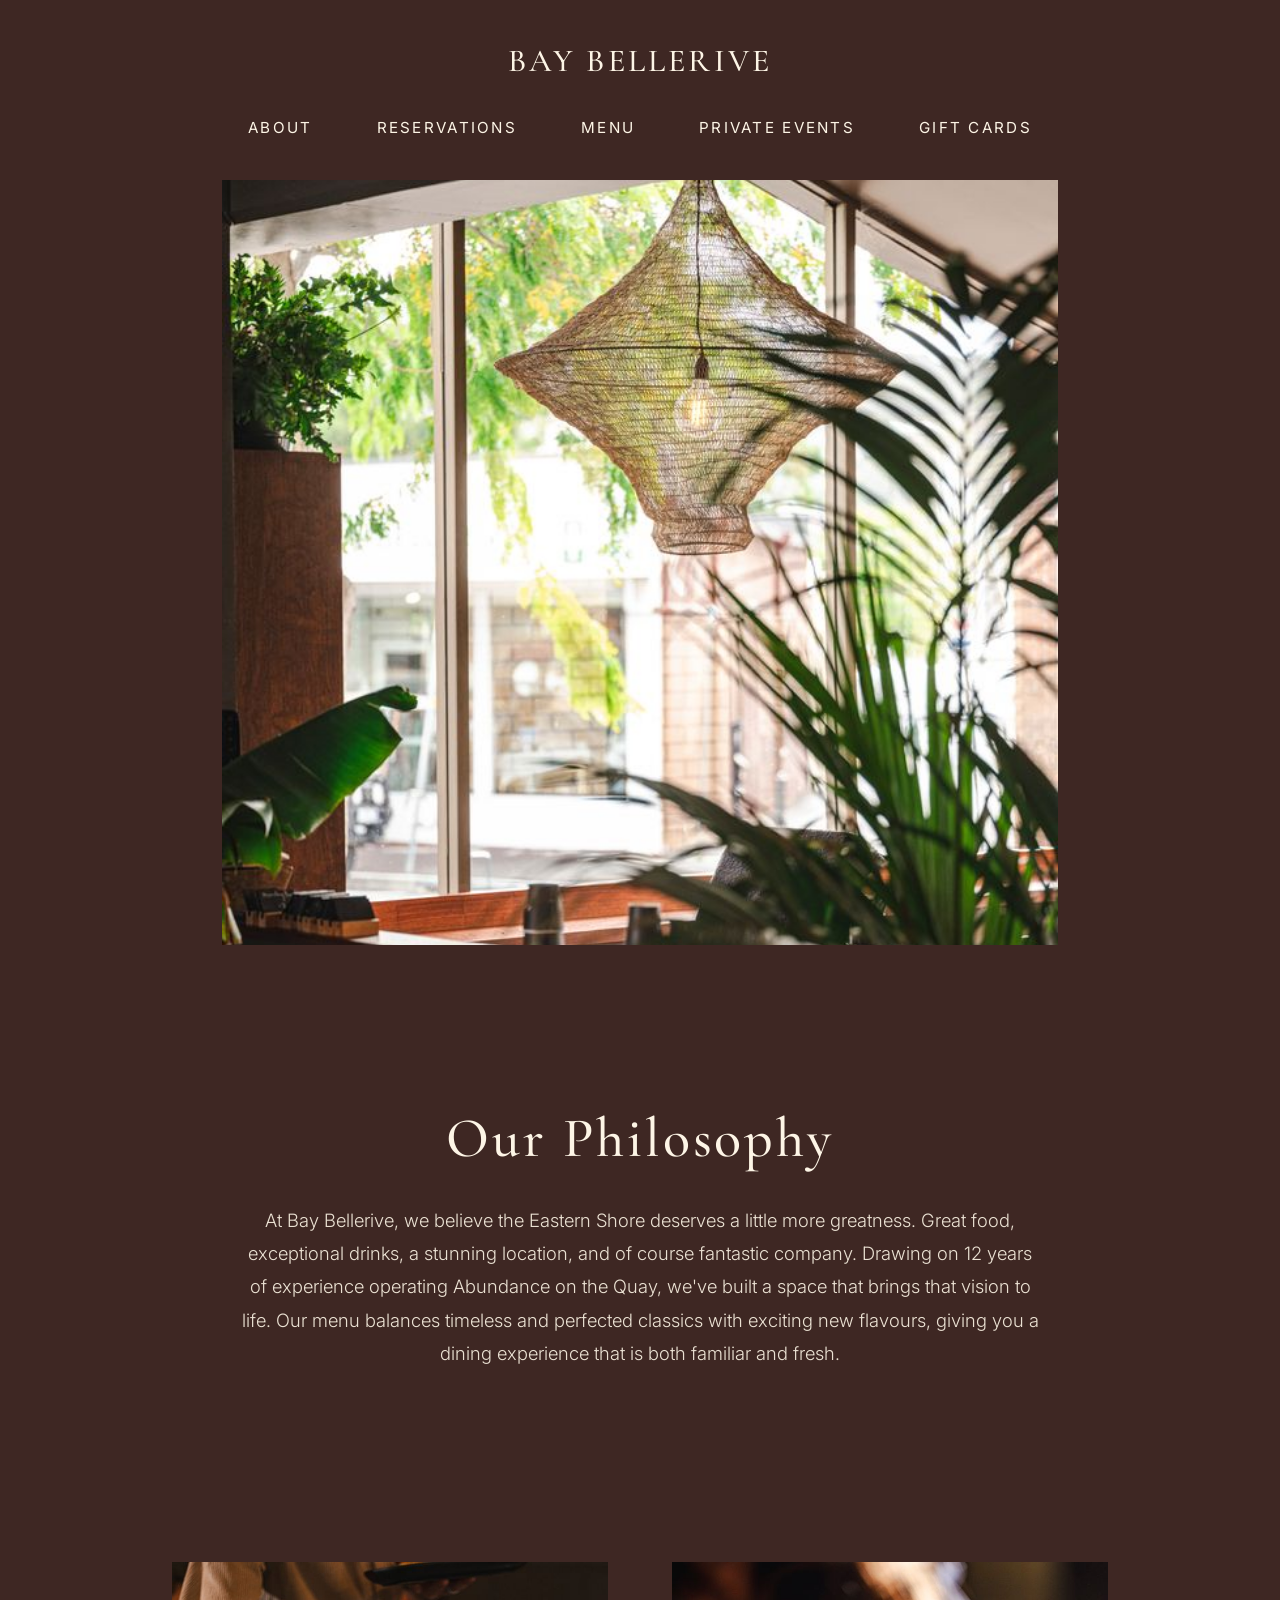
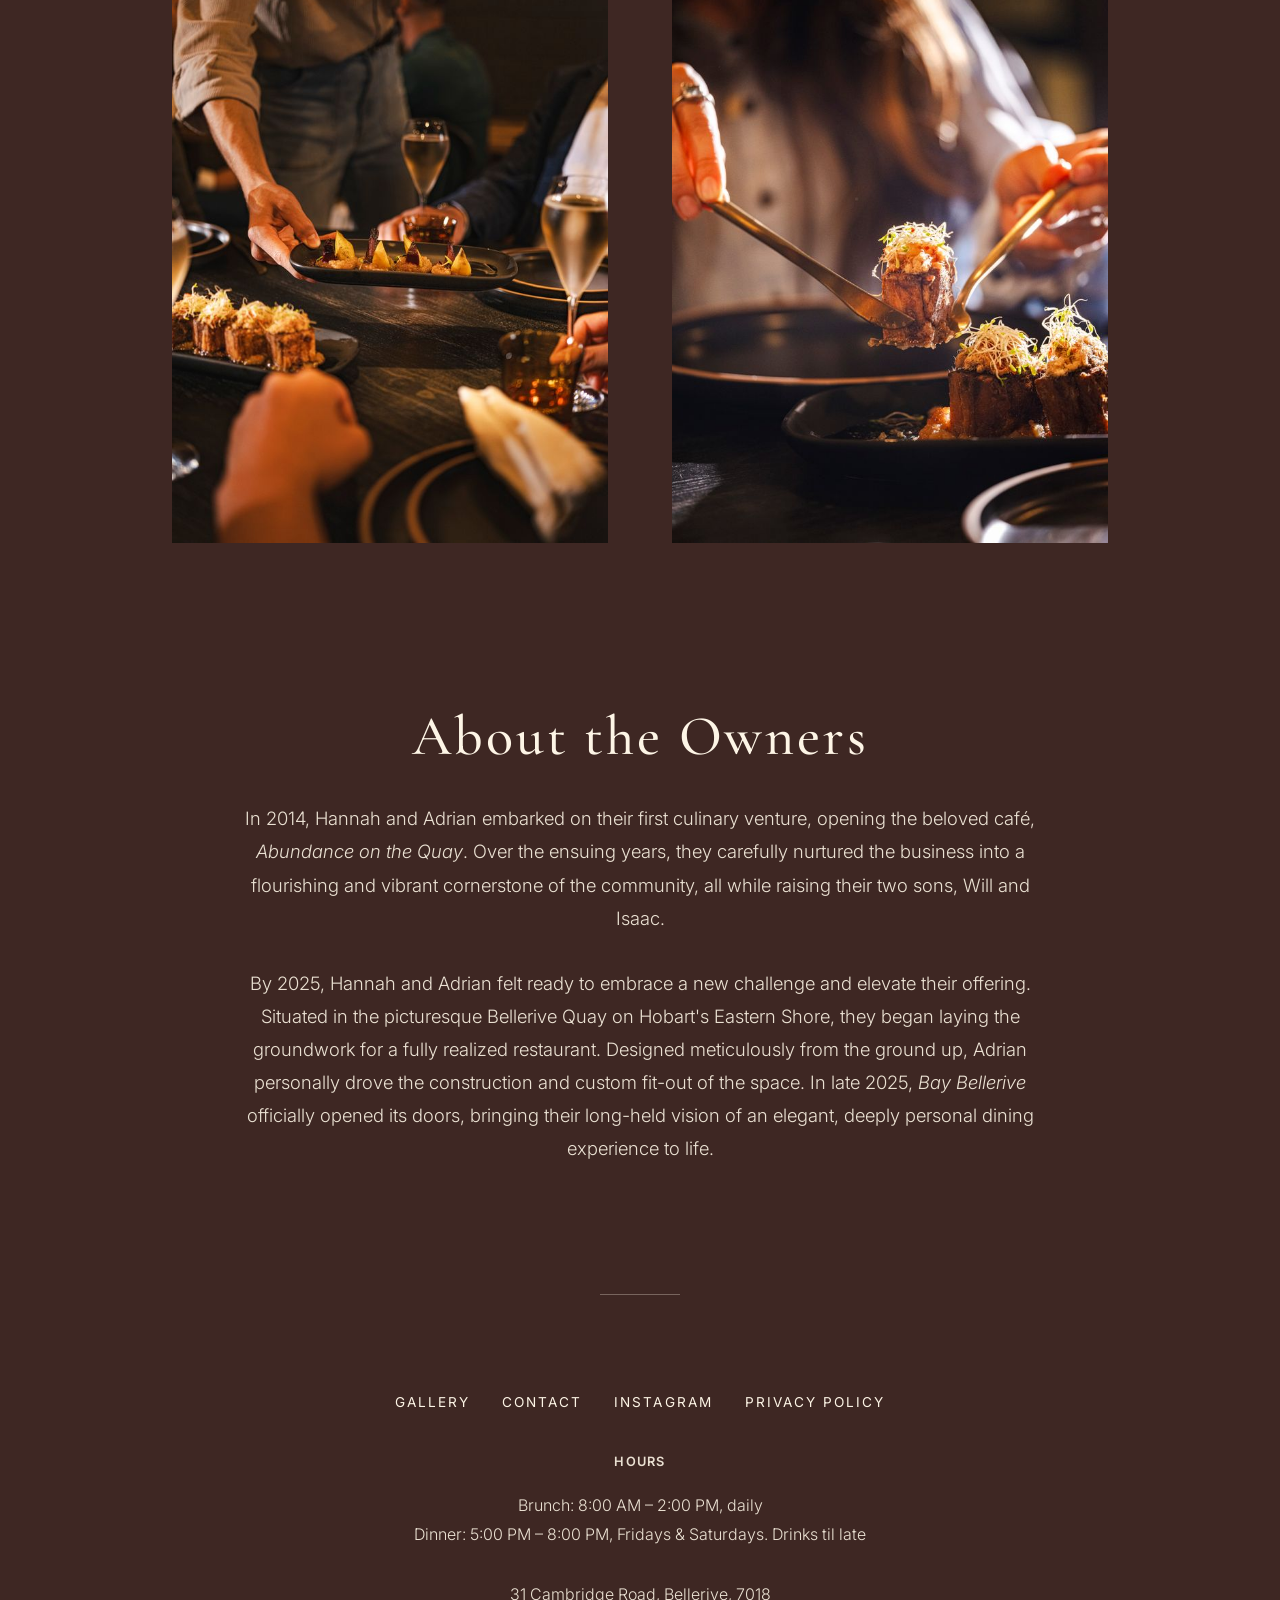
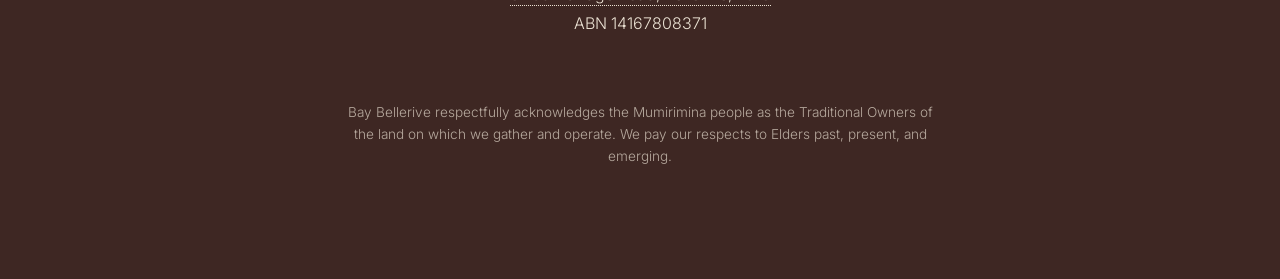
<file: index.html>
<!DOCTYPE html>
<html lang="en">
<head>
    <!-- Google tag (gtag.js) -->
    <script async src="https://www.googletagmanager.com/gtag/js?id=G-R5LETC9148"></script>
    <script>
      window.dataLayer = window.dataLayer || [];
      function gtag(){dataLayer.push(arguments);}
      gtag('js', new Date());

      gtag('config', 'G-R5LETC9148');
    </script>
    <meta charset="UTF-8">
    <title>Bay Bellerive | Cafe & Dining in Bellerive, Hobart</title>
    <link rel="canonical" href="https://baybellerive.com.au/">
    <link rel="preload" as="image" href="images/hero.jpg">
    <meta name="description" content="Bay Bellerive offers an elevated dining and cafe experience on the Eastern Shore. Enjoy seasonal, locally sourced menus at the picturesque Bellerive Quay, Hobart.">
    <meta property="og:title" content="Bay Bellerive">
    <meta property="og:description" content="An elevated modern Australian dining and cafe experience on the Eastern Shore of Hobart.">
    <meta property="og:image" content="https://baybellerive.com.au/images/hero.jpg">
    <meta property="og:url" content="https://baybellerive.com.au">
    <meta property="og:type" content="website">
    <link rel="icon" type="image/svg+xml" href="images/favicon.svg">
    <link rel="stylesheet" href="styles.css?v=2">
    <link rel="preconnect" href="https://fonts.googleapis.com">
    <link rel="preconnect" href="https://fonts.gstatic.com" crossorigin>
    <link href="https://fonts.googleapis.com/css2?family=Cormorant+Garamond:wght@400;500;600&family=Inter:wght@300;400;600&display=swap" rel="stylesheet">
    <script type="application/ld+json">
    {
      "@context": "https://schema.org",
      "@type": "Restaurant",
      "name": "Bay Bellerive",
      "image": "https://baybellerive.com.au/images/hero.jpg",
      "url": "https://baybellerive.com.au",
      "telephone": "+61439941839",
      "address": {
        "@type": "PostalAddress",
        "streetAddress": "31 Cambridge Road",
        "addressLocality": "Bellerive",
        "addressRegion": "TAS",
        "postalCode": "7018",
        "addressCountry": "AU"
      },
      "geo": {
        "@type": "GeoCoordinates",
        "latitude": -42.8748361,
        "longitude": 147.3679293
      },
      "hasMap": "https://www.google.com/maps/place/Bay+Bellerive/@-42.8748321,147.3653544,17z/data=!3m1!4b1!4m6!3m5!1s0xaa6ddf1f81bbf6e3:0x599cf4a68044b2e5!8m2!3d-42.8748361!4d147.3679293!16s%2Fg%2F11ytvm6ppn",
      "email": "info@baybellerive.com.au",
      "servesCuisine": "Modern Australian",
      "priceRange": "$$$",
      "openingHoursSpecification": [
        {
          "@type": "OpeningHoursSpecification",
          "dayOfWeek": ["Monday", "Tuesday", "Wednesday", "Thursday", "Friday", "Saturday", "Sunday"],
          "opens": "08:00",
          "closes": "14:00"
        },
        {
          "@type": "OpeningHoursSpecification",
          "dayOfWeek": ["Friday", "Saturday"],
          "opens": "17:00",
          "closes": "20:00"
        }
      ]
    }
    </script>
</head>
<body>
    <header class="navbar fade-in">
        <a href="index.html" class="logo">BAY BELLERIVE</a>
        <nav class="nav-links">
            <a href="index.html#about">ABOUT</a>
            <a href="reservations.html">RESERVATIONS</a>
            <a href="menu.html">MENU</a>
            <a href="private-events.html">PRIVATE EVENTS</a>
            <a href="vouchers.html">GIFT CARDS</a>
        </nav>
    </header>

    <main>
        <section id="hero" class="hero fade-in">
            <img src="images/hero.jpg" alt="Elegant waterfront dining experience at Bay Bellerive in Bellerive, Hobart" class="hero-img">
        </section>

        <section id="about" class="single-column fade-in-up">
            <div class="text-block">
                <h2>Our Philosophy</h2>
                <p>At Bay Bellerive, we believe the Eastern Shore deserves a little more greatness. Great food, exceptional drinks, a stunning location, and of course fantastic company. Drawing on 12 years of experience operating Abundance on the Quay, we've built a space that brings that vision to life. Our menu balances timeless and perfected classics with exciting new flavours, giving you a dining experience that is both familiar and fresh.</p>
            </div>
        </section>

        <section class="image-break fade-in-up">
            <img src="images/about1.jpg" alt="Warm and inviting dining room interior at Bay Bellerive on the Eastern Shore" class="portrait-img" loading="lazy">
            <img src="images/about2.jpg" alt="Close up detail of beautifully plated modern Australian cuisine at Bay Bellerive" class="portrait-img" loading="lazy">
        </section>

        <section id="about-owners" class="single-column fade-in-up">
            <div class="text-block">
                <h2>About the Owners</h2>
                <p>In 2014, Hannah and Adrian embarked on their first culinary venture, opening the beloved café, <em>Abundance on the Quay</em>. Over the ensuing years, they carefully nurtured the business into a flourishing and vibrant cornerstone of the community, all while raising their two sons, Will and Isaac.</p>
                <p>By 2025, Hannah and Adrian felt ready to embrace a new challenge and elevate their offering. Situated in the picturesque Bellerive Quay on Hobart's Eastern Shore, they began laying the groundwork for a fully realized restaurant. Designed meticulously from the ground up, Adrian personally drove the construction and custom fit-out of the space. In late 2025, <em>Bay Bellerive</em> officially opened its doors, bringing their long-held vision of an elegant, deeply personal dining experience to life.</p>
                
            </div>
        </section>

    </main>

    <footer id="contact" class="footer fade-in-up">
        <div class="footer-minimal">
            <nav class="footer-nav">
                <a href="gallery.html">Gallery</a>
                <a href="contact.html">Contact</a>
                <a href="https://www.instagram.com/bay_bellerive/" target="_blank">Instagram</a>
                <a href="privacy.html">Privacy Policy</a>
            </nav>
            <div style="margin-bottom: 2rem;">
                <p><strong>Hours</strong></p>
                <p>Brunch: 8:00 AM – 2:00 PM, daily<br>
                Dinner: 5:00 PM – 8:00 PM, Fridays &amp; Saturdays. Drinks til late</p>
            </div>
            <p><a href="https://www.google.com/maps/place/Bay+Bellerive/@-42.8748949,147.3681846,17z/data=!4m15!1m8!3m7!1s0xaa6ddf8e23644c27:0x6f376dc937195df!2s31+Cambridge+Rd,+Bellerive+TAS+7018,+%C3%9Ac!3b1!8m2!3d-42.8748949!4d147.3681846!16s%2Fg%2F11bw422xyg!3m5!1s0xaa6ddf1f81bbf6e3:0x599cf4a68044b2e5!8m2!3d-42.8748361!4d147.3679293!16s%2Fg%2F11ytvm6ppn?entry=ttu&g_ep=EgoyMDI2MDgxOS4wIKXMDSoASAFQAw%3D%3D" target="_blank" style="color: inherit; text-decoration: none; border-bottom: 1px dotted currentColor; padding-bottom: 1px; transition: opacity 0.2s;" onmouseover="this.style.opacity='0.7'" onmouseout="this.style.opacity='1'">31 Cambridge Road, Bellerive, 7018</a><br>
            ABN 14167808371</p>
            <p style="margin-top: 4rem; font-size: 0.85rem; opacity: 0.7; max-width: 600px; margin-left: auto; margin-right: auto; line-height: 1.6;">Bay Bellerive respectfully acknowledges the Mumirimina people as the Traditional Owners of the land on which we gather and operate. We pay our respects to Elders past, present, and emerging.</p>
        </div>
    </footer>

    <script src="script.js"></script>
</body>
</html>
</file>
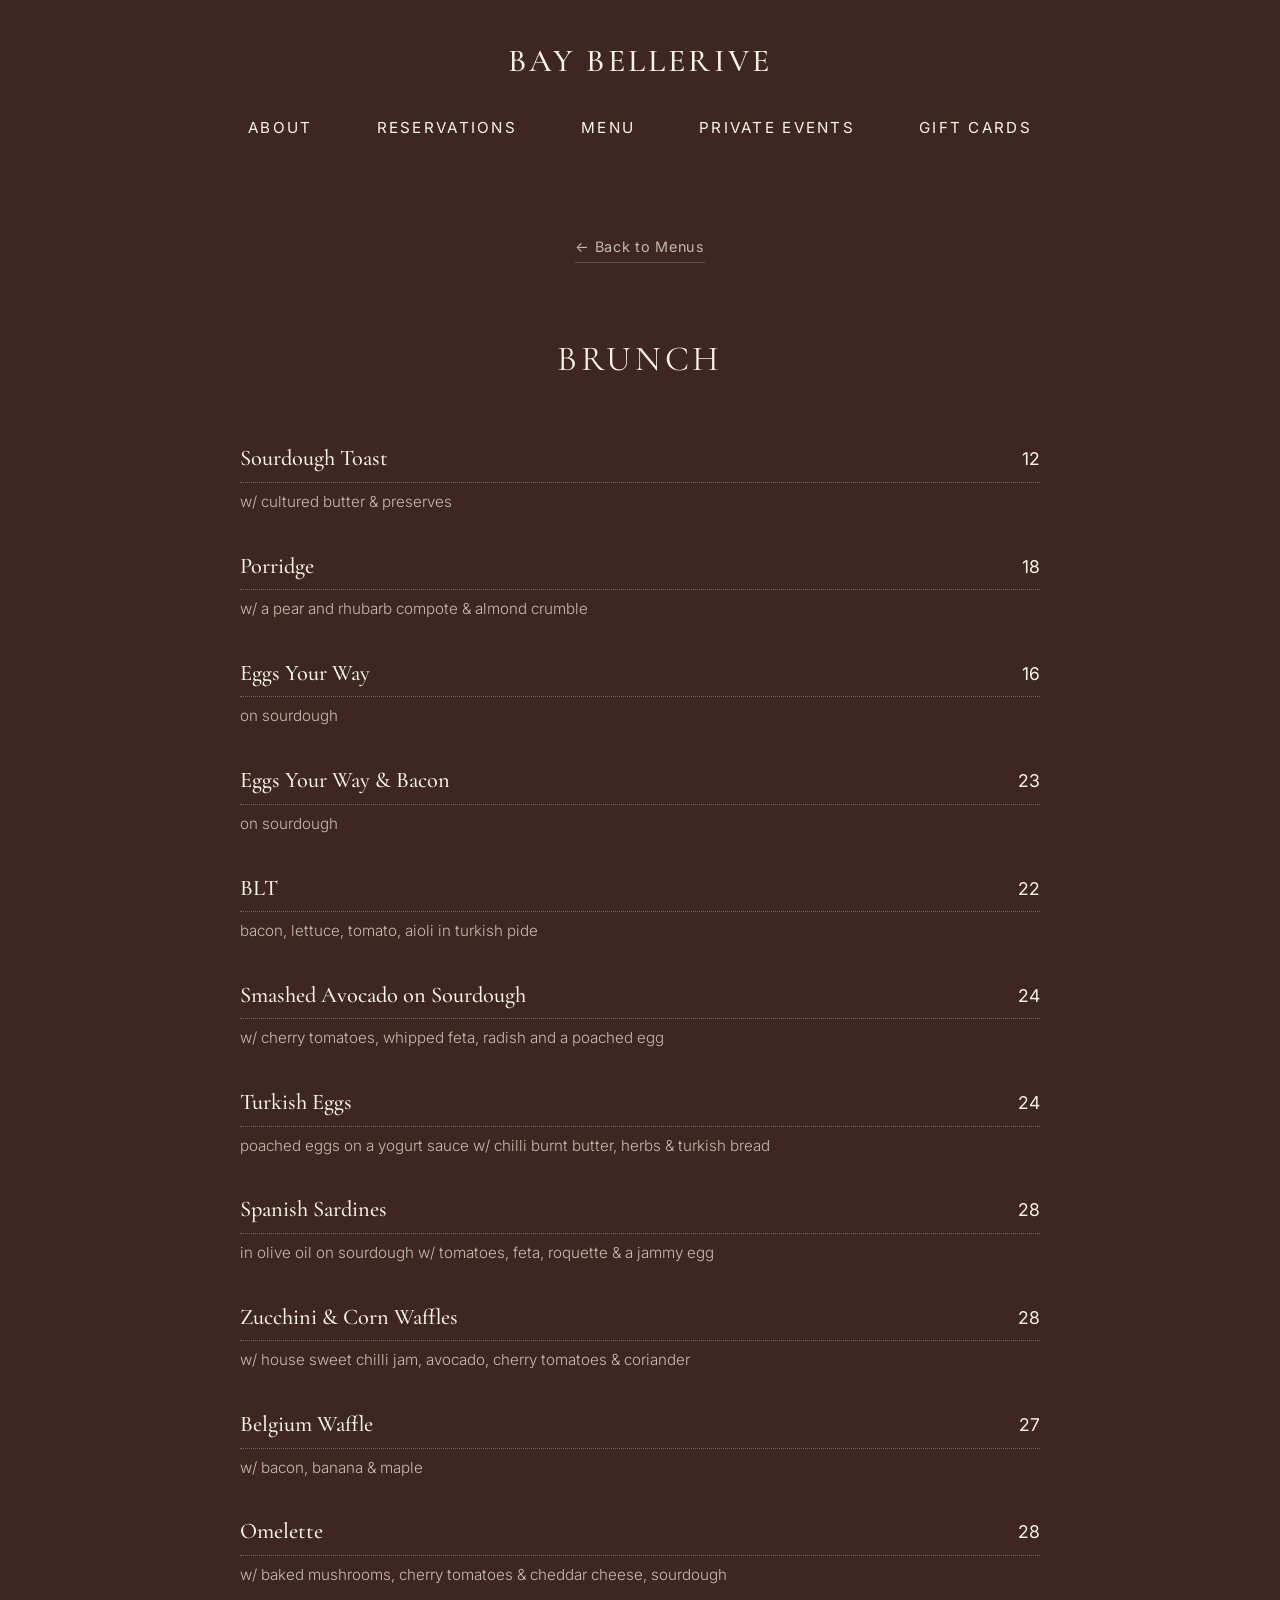
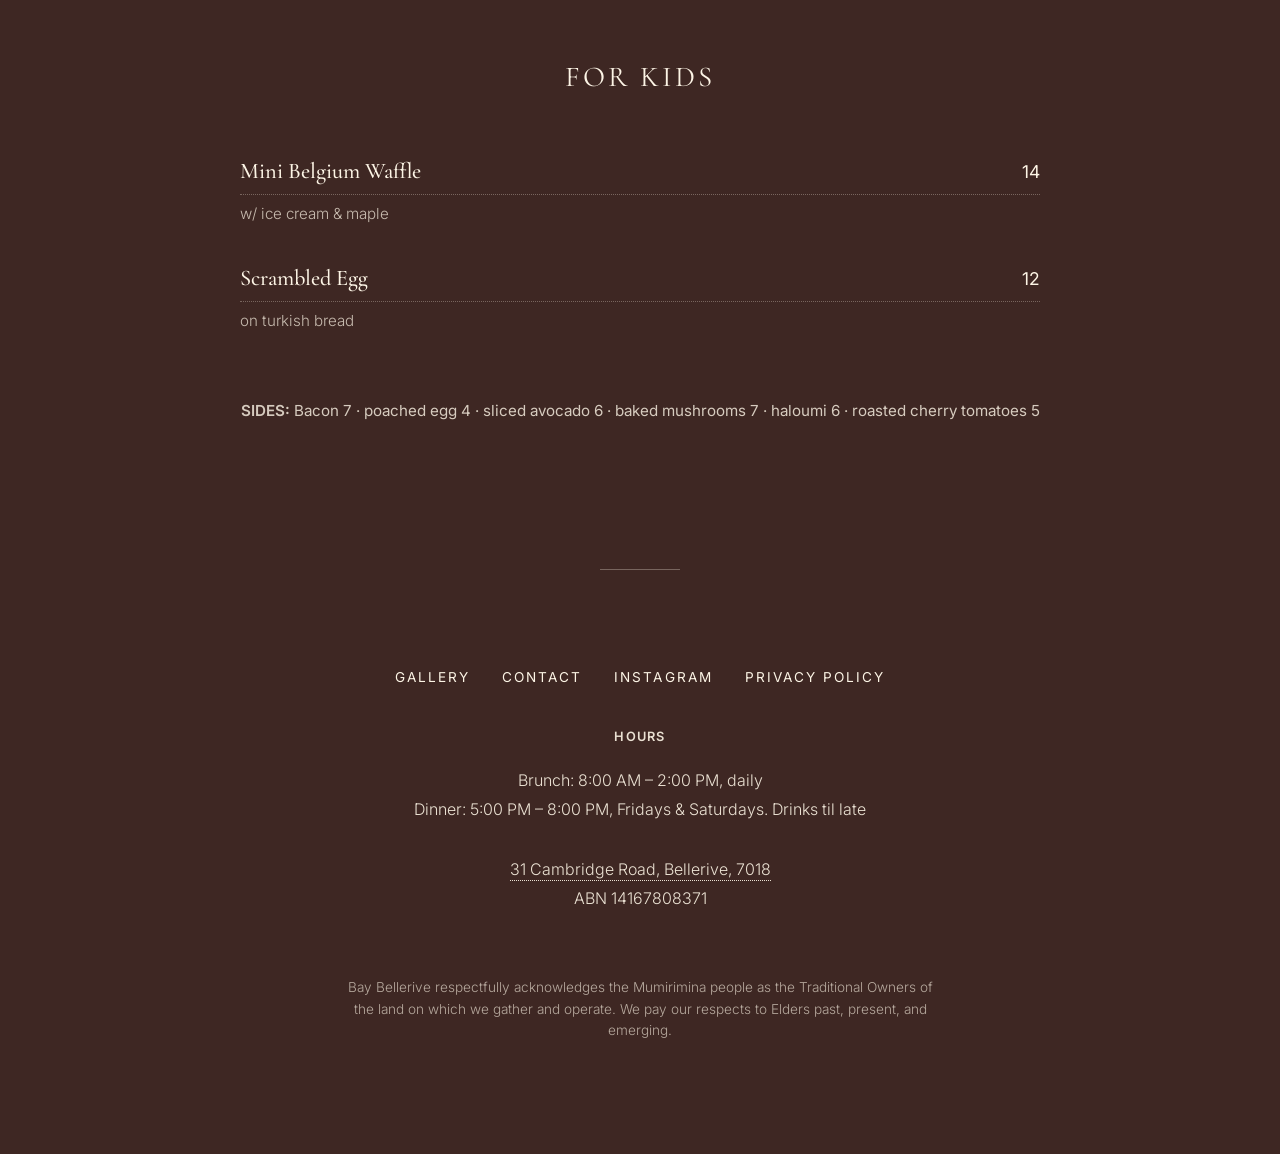
<file: brunch.html>
<!DOCTYPE html>
<html lang="en">
<head>
    <!-- Google tag (gtag.js) -->
    <script async src="https://www.googletagmanager.com/gtag/js?id=G-R5LETC9148"></script>
    <script>
      window.dataLayer = window.dataLayer || [];
      function gtag(){dataLayer.push(arguments);}
      gtag('js', new Date());

      gtag('config', 'G-R5LETC9148');
    </script>
    <meta charset="UTF-8">
    <title>Brunch Menu | Bay Bellerive</title>
    <link rel="canonical" href="https://baybellerive.com.au/brunch.html">
    <meta name="description" content="View the modern Australian brunch menu at Bay Bellerive in Bellerive, Hobart.">
    <link rel="stylesheet" href="styles.css">
    <link rel="preconnect" href="https://fonts.googleapis.com">
    <link rel="preconnect" href="https://fonts.gstatic.com" crossorigin>
    <link rel="icon" type="image/svg+xml" href="images/favicon.svg">
    <link href="https://fonts.googleapis.com/css2?family=Cormorant+Garamond:wght@400;500;600&family=Inter:wght@300;400;600&display=swap" rel="stylesheet">
</head>
<body>
    <header class="navbar fade-in">
        <a href="index.html" class="logo">BAY BELLERIVE</a>
        <nav class="nav-links">
            <a href="index.html#about">ABOUT</a>
            <a href="reservations.html">RESERVATIONS</a>
            <a href="menu.html">MENU</a>
            <a href="private-events.html">PRIVATE EVENTS</a>
            <a href="vouchers.html">GIFT CARDS</a>
        </nav>
    </header>

    <main style="padding-top: 200px; min-height: 80vh;">
        <section id="brunch-menu" class="single-column fade-in-up" style="padding-top: 2rem; padding-bottom: 4rem;">
            <div class="text-block">
                <a href="menu.html" style="display: inline-block; margin-bottom: 2rem; color: var(--text-color); opacity: 0.7; text-decoration: none; font-size: 0.9rem; letter-spacing: 0.05em; border-bottom: 1px solid rgba(253,245,230,0.3); padding-bottom: 2px;">&larr; Back to Menus</a>
                
                <div class="menu-section fade-in-up" style="margin-top: 2rem;">
                    <h3 class="menu-category-title">BRUNCH</h3>
                    
                    <div class="menu-item">
                        <div class="menu-item-header">
                            <span class="menu-item-title">Sourdough Toast</span>
                            <span class="menu-item-price">12</span>
                        </div>
                        <p class="menu-item-desc">w/ cultured butter & preserves</p>
                    </div>

                    <div class="menu-item">
                        <div class="menu-item-header">
                            <span class="menu-item-title">Porridge</span>
                            <span class="menu-item-price">18</span>
                        </div>
                        <p class="menu-item-desc">w/ a pear and rhubarb compote & almond crumble</p>
                    </div>

                    <div class="menu-item">
                        <div class="menu-item-header">
                            <span class="menu-item-title">Eggs Your Way</span>
                            <span class="menu-item-price">16</span>
                        </div>
                        <p class="menu-item-desc">on sourdough</p>
                    </div>

                    <div class="menu-item">
                        <div class="menu-item-header">
                            <span class="menu-item-title">Eggs Your Way & Bacon</span>
                            <span class="menu-item-price">23</span>
                        </div>
                        <p class="menu-item-desc">on sourdough</p>
                    </div>

                    <div class="menu-item">
                        <div class="menu-item-header">
                            <span class="menu-item-title">BLT</span>
                            <span class="menu-item-price">22</span>
                        </div>
                        <p class="menu-item-desc">bacon, lettuce, tomato, aioli in turkish pide</p>
                    </div>

                    <div class="menu-item">
                        <div class="menu-item-header">
                            <span class="menu-item-title">Smashed Avocado on Sourdough</span>
                            <span class="menu-item-price">24</span>
                        </div>
                        <p class="menu-item-desc">w/ cherry tomatoes, whipped feta, radish and a poached egg</p>
                    </div>

                    <div class="menu-item">
                        <div class="menu-item-header">
                            <span class="menu-item-title">Turkish Eggs</span>
                            <span class="menu-item-price">24</span>
                        </div>
                        <p class="menu-item-desc">poached eggs on a yogurt sauce w/ chilli burnt butter, herbs & turkish bread</p>
                    </div>

                    <div class="menu-item">
                        <div class="menu-item-header">
                            <span class="menu-item-title">Spanish Sardines</span>
                            <span class="menu-item-price">28</span>
                        </div>
                        <p class="menu-item-desc">in olive oil on sourdough w/ tomatoes, feta, roquette & a jammy egg</p>
                    </div>

                    <div class="menu-item">
                        <div class="menu-item-header">
                            <span class="menu-item-title">Zucchini & Corn Waffles</span>
                            <span class="menu-item-price">28</span>
                        </div>
                        <p class="menu-item-desc">w/ house sweet chilli jam, avocado, cherry tomatoes & coriander</p>
                    </div>

                    <div class="menu-item">
                        <div class="menu-item-header">
                            <span class="menu-item-title">Belgium Waffle</span>
                            <span class="menu-item-price">27</span>
                        </div>
                        <p class="menu-item-desc">w/ bacon, banana & maple</p>
                    </div>

                    <div class="menu-item">
                        <div class="menu-item-header">
                            <span class="menu-item-title">Omelette</span>
                            <span class="menu-item-price">28</span>
                        </div>
                        <p class="menu-item-desc">w/ baked mushrooms, cherry tomatoes & cheddar cheese, sourdough</p>
                    </div>

                    <h3 class="menu-category-title" style="margin-top: 4rem; font-size: 1.8rem;">FOR KIDS</h3>

                    <div class="menu-item">
                        <div class="menu-item-header">
                            <span class="menu-item-title">Mini Belgium Waffle</span>
                            <span class="menu-item-price">14</span>
                        </div>
                        <p class="menu-item-desc">w/ ice cream & maple</p>
                    </div>

                    <div class="menu-item">
                        <div class="menu-item-header">
                            <span class="menu-item-title">Scrambled Egg</span>
                            <span class="menu-item-price">12</span>
                        </div>
                        <p class="menu-item-desc">on turkish bread</p>
                    </div>

                    <div class="menu-sides">
                        <span style="font-weight: 600;">SIDES:</span> Bacon 7 &middot; poached egg 4 &middot; sliced avocado 6 &middot; baked mushrooms 7 &middot; haloumi 6 &middot; roasted cherry tomatoes 5
                    </div>
                </div>

            </div>
        </section>
    </main>

    <footer id="contact" class="footer fade-in-up">
        <div class="footer-minimal">
            <nav class="footer-nav">
                <a href="gallery.html">Gallery</a>
                <a href="contact.html">Contact</a>
                <a href="https://www.instagram.com/bay_bellerive/" target="_blank">Instagram</a>
                <a href="privacy.html">Privacy Policy</a>
            </nav>
            <div style="margin-bottom: 2rem;">
                <p><strong>Hours</strong></p>
                <p>Brunch: 8:00 AM – 2:00 PM, daily<br>
                Dinner: 5:00 PM – 8:00 PM, Fridays &amp; Saturdays. Drinks til late</p>
            </div>
            <p><a href="https://www.google.com/maps/place/Bay+Bellerive/@-42.8748949,147.3681846,17z/data=!4m15!1m8!3m7!1s0xaa6ddf8e23644c27:0x6f376dc937195df!2s31+Cambridge+Rd,+Bellerive+TAS+7018,+%C3%9Ac!3b1!8m2!3d-42.8748949!4d147.3681846!16s%2Fg%2F11bw422xyg!3m5!1s0xaa6ddf1f81bbf6e3:0x599cf4a68044b2e5!8m2!3d-42.8748361!4d147.3679293!16s%2Fg%2F11ytvm6ppn?entry=ttu&g_ep=EgoyMDI2MDgxOS4wIKXMDSoASAFQAw%3D%3D" target="_blank" style="color: inherit; text-decoration: none; border-bottom: 1px dotted currentColor; padding-bottom: 1px; transition: opacity 0.2s;" onmouseover="this.style.opacity='0.7'" onmouseout="this.style.opacity='1'">31 Cambridge Road, Bellerive, 7018</a><br>
            ABN 14167808371</p>
            <p style="margin-top: 4rem; font-size: 0.85rem; opacity: 0.7; max-width: 600px; margin-left: auto; margin-right: auto; line-height: 1.6;">Bay Bellerive respectfully acknowledges the Mumirimina people as the Traditional Owners of the land on which we gather and operate. We pay our respects to Elders past, present, and emerging.</p>
        </div>
    </footer>

    <script src="script.js"></script>
</body>
</html>
</file>
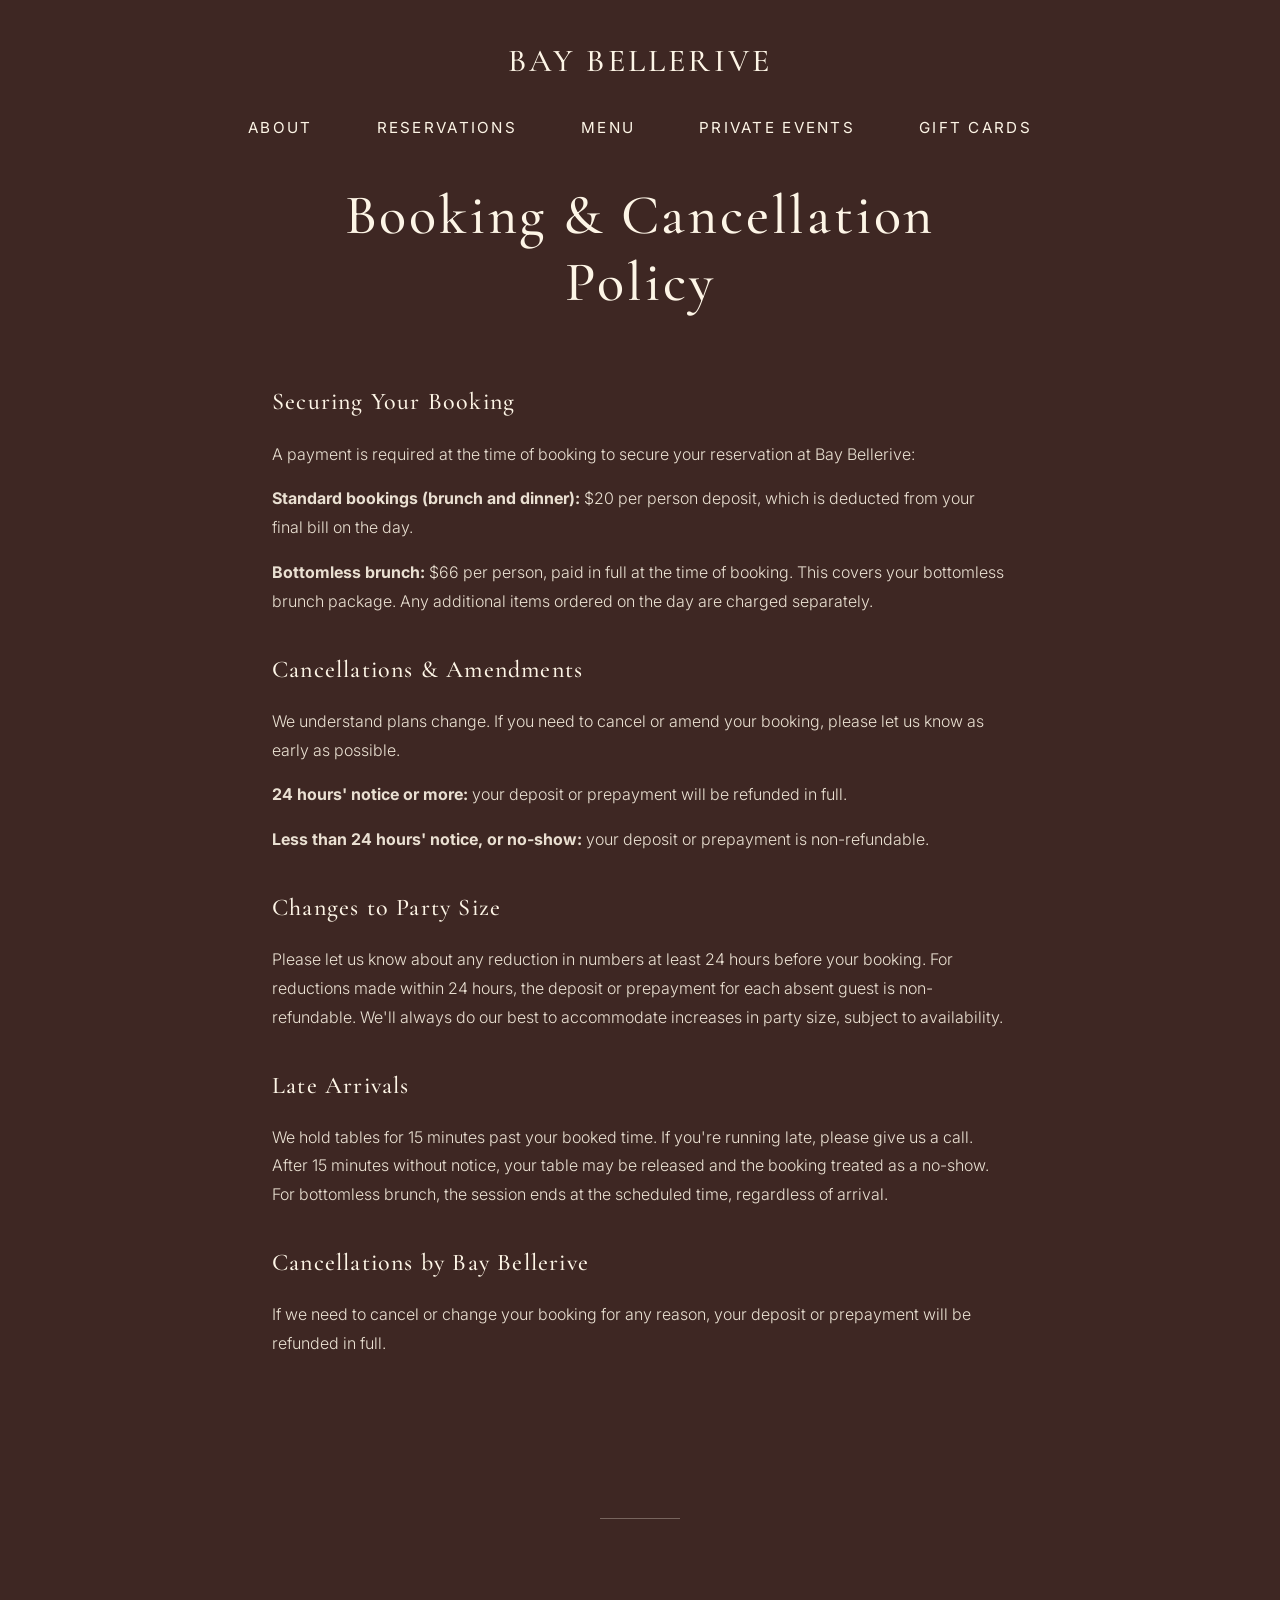
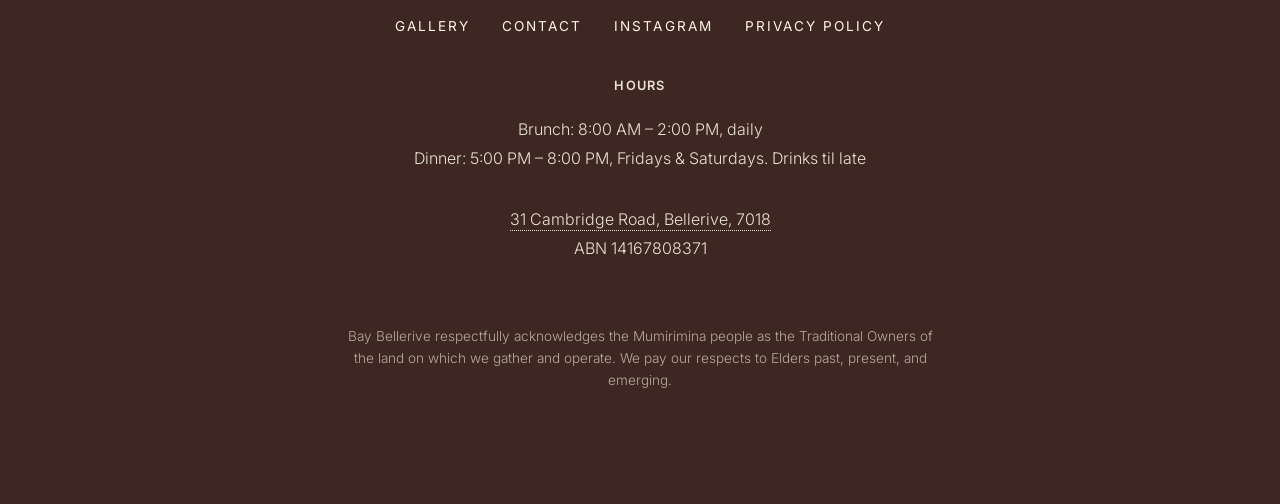
<file: cancellation-policy.html>
<!DOCTYPE html>
<html lang="en">
<head>
    <!-- Google tag (gtag.js) -->
    <script async src="https://www.googletagmanager.com/gtag/js?id=G-R5LETC9148"></script>
    <script>
      window.dataLayer = window.dataLayer || [];
      function gtag(){dataLayer.push(arguments);}
      gtag('js', new Date());

      gtag('config', 'G-R5LETC9148');
    </script>
    <meta charset="UTF-8">
    <meta name="viewport" content="width=device-width, initial-scale=1.0">
    <title>Booking &amp; Cancellation Policy | Bay Bellerive</title>
    <meta name="description" content="Booking deposits, cancellations, amendments and late arrivals for reservations at Bay Bellerive.">
    <link rel="stylesheet" href="styles.css">
    <link rel="preconnect" href="https://fonts.googleapis.com">
    <link rel="preconnect" href="https://fonts.gstatic.com" crossorigin>
    <link rel="icon" type="image/svg+xml" href="images/favicon.svg">
    <link href="https://fonts.googleapis.com/css2?family=Cormorant+Garamond:wght@400;500;600&family=Inter:wght@300;400;600&display=swap" rel="stylesheet">
</head>
<body>
    <header class="navbar fade-in">
        <a href="index.html" class="logo">BAY BELLERIVE</a>
        <nav class="nav-links">
            <a href="index.html#about">ABOUT</a>
            <a href="reservations.html">RESERVATIONS</a>
            <a href="menu.html">MENU</a>
            <a href="private-events.html">PRIVATE EVENTS</a>
            <a href="vouchers.html">GIFT CARDS</a>
        </nav>
    </header>

    <main style="padding-top: 150px; min-height: 80vh;">
        <section class="centered-section fade-in-up" style="padding-top: 2rem; max-width: 800px; text-align: left;">
            <h2 style="text-align: center;">Booking &amp; Cancellation Policy</h2>
            
            <div style="margin-top: 4rem;">
                <h3 style="font-size: 1.5rem; margin-bottom: 1rem;">Securing Your Booking</h3>
                <p style="font-size: 1rem; margin-bottom: 1rem;">A payment is required at the time of booking to secure your reservation at Bay Bellerive:</p>
                <p style="font-size: 1rem; margin-bottom: 1rem;"><strong>Standard bookings (brunch and dinner):</strong> $20 per person deposit, which is deducted from your final bill on the day.</p>
                <p style="font-size: 1rem; margin-bottom: 2rem;"><strong>Bottomless brunch:</strong> $66 per person, paid in full at the time of booking. This covers your bottomless brunch package. Any additional items ordered on the day are charged separately.</p>

                <h3 style="font-size: 1.5rem; margin-bottom: 1rem;">Cancellations &amp; Amendments</h3>
                <p style="font-size: 1rem; margin-bottom: 1rem;">We understand plans change. If you need to cancel or amend your booking, please let us know as early as possible.</p>
                <p style="font-size: 1rem; margin-bottom: 1rem;"><strong>24 hours' notice or more:</strong> your deposit or prepayment will be refunded in full.</p>
                <p style="font-size: 1rem; margin-bottom: 2rem;"><strong>Less than 24 hours' notice, or no-show:</strong> your deposit or prepayment is non-refundable.</p>

                <h3 style="font-size: 1.5rem; margin-bottom: 1rem;">Changes to Party Size</h3>
                <p style="font-size: 1rem; margin-bottom: 2rem;">Please let us know about any reduction in numbers at least 24 hours before your booking. For reductions made within 24 hours, the deposit or prepayment for each absent guest is non-refundable. We'll always do our best to accommodate increases in party size, subject to availability.</p>

                <h3 style="font-size: 1.5rem; margin-bottom: 1rem;">Late Arrivals</h3>
                <p style="font-size: 1rem; margin-bottom: 2rem;">We hold tables for 15 minutes past your booked time. If you're running late, please give us a call. After 15 minutes without notice, your table may be released and the booking treated as a no-show. For bottomless brunch, the session ends at the scheduled time, regardless of arrival.</p>

                <h3 style="font-size: 1.5rem; margin-bottom: 1rem;">Cancellations by Bay Bellerive</h3>
                <p style="font-size: 1rem; margin-bottom: 2rem;">If we need to cancel or change your booking for any reason, your deposit or prepayment will be refunded in full.</p>
            </div>
        </section>
    </main>

    <footer id="contact" class="footer fade-in-up">
        <div class="footer-minimal">
            <nav class="footer-nav">
                <a href="gallery.html">Gallery</a>
                <a href="contact.html">Contact</a>
                <a href="https://www.instagram.com/bay_bellerive/" target="_blank">Instagram</a>
                <a href="privacy.html">Privacy Policy</a>
            </nav>
            <div style="margin-bottom: 2rem;">
                <p><strong>Hours</strong></p>
                <p>Brunch: 8:00 AM – 2:00 PM, daily<br>
                Dinner: 5:00 PM – 8:00 PM, Fridays &amp; Saturdays. Drinks til late</p>
            </div>
            <p><a href="https://www.google.com/maps/place/Bay+Bellerive/@-42.8748949,147.3681846,17z/data=!4m15!1m8!3m7!1s0xaa6ddf8e23644c27:0x6f376dc937195df!2s31+Cambridge+Rd,+Bellerive+TAS+7018,+%C3%9Ac!3b1!8m2!3d-42.8748949!4d147.3681846!16s%2Fg%2F11bw422xyg!3m5!1s0xaa6ddf1f81bbf6e3:0x599cf4a68044b2e5!8m2!3d-42.8748361!4d147.3679293!16s%2Fg%2F11ytvm6ppn?entry=ttu&g_ep=EgoyMDI2MDgxOS4wIKXMDSoASAFQAw%3D%3D" target="_blank" style="color: inherit; text-decoration: none; border-bottom: 1px dotted currentColor; padding-bottom: 1px; transition: opacity 0.2s;" onmouseover="this.style.opacity='0.7'" onmouseout="this.style.opacity='1'">31 Cambridge Road, Bellerive, 7018</a><br>
            ABN 14167808371</p>
            <p style="margin-top: 4rem; font-size: 0.85rem; opacity: 0.7; max-width: 600px; margin-left: auto; margin-right: auto; line-height: 1.6;">Bay Bellerive respectfully acknowledges the Mumirimina people as the Traditional Owners of the land on which we gather and operate. We pay our respects to Elders past, present, and emerging.</p>
        </div>
    </footer>

    <script src="script.js"></script>
</body>
</html>
</file>
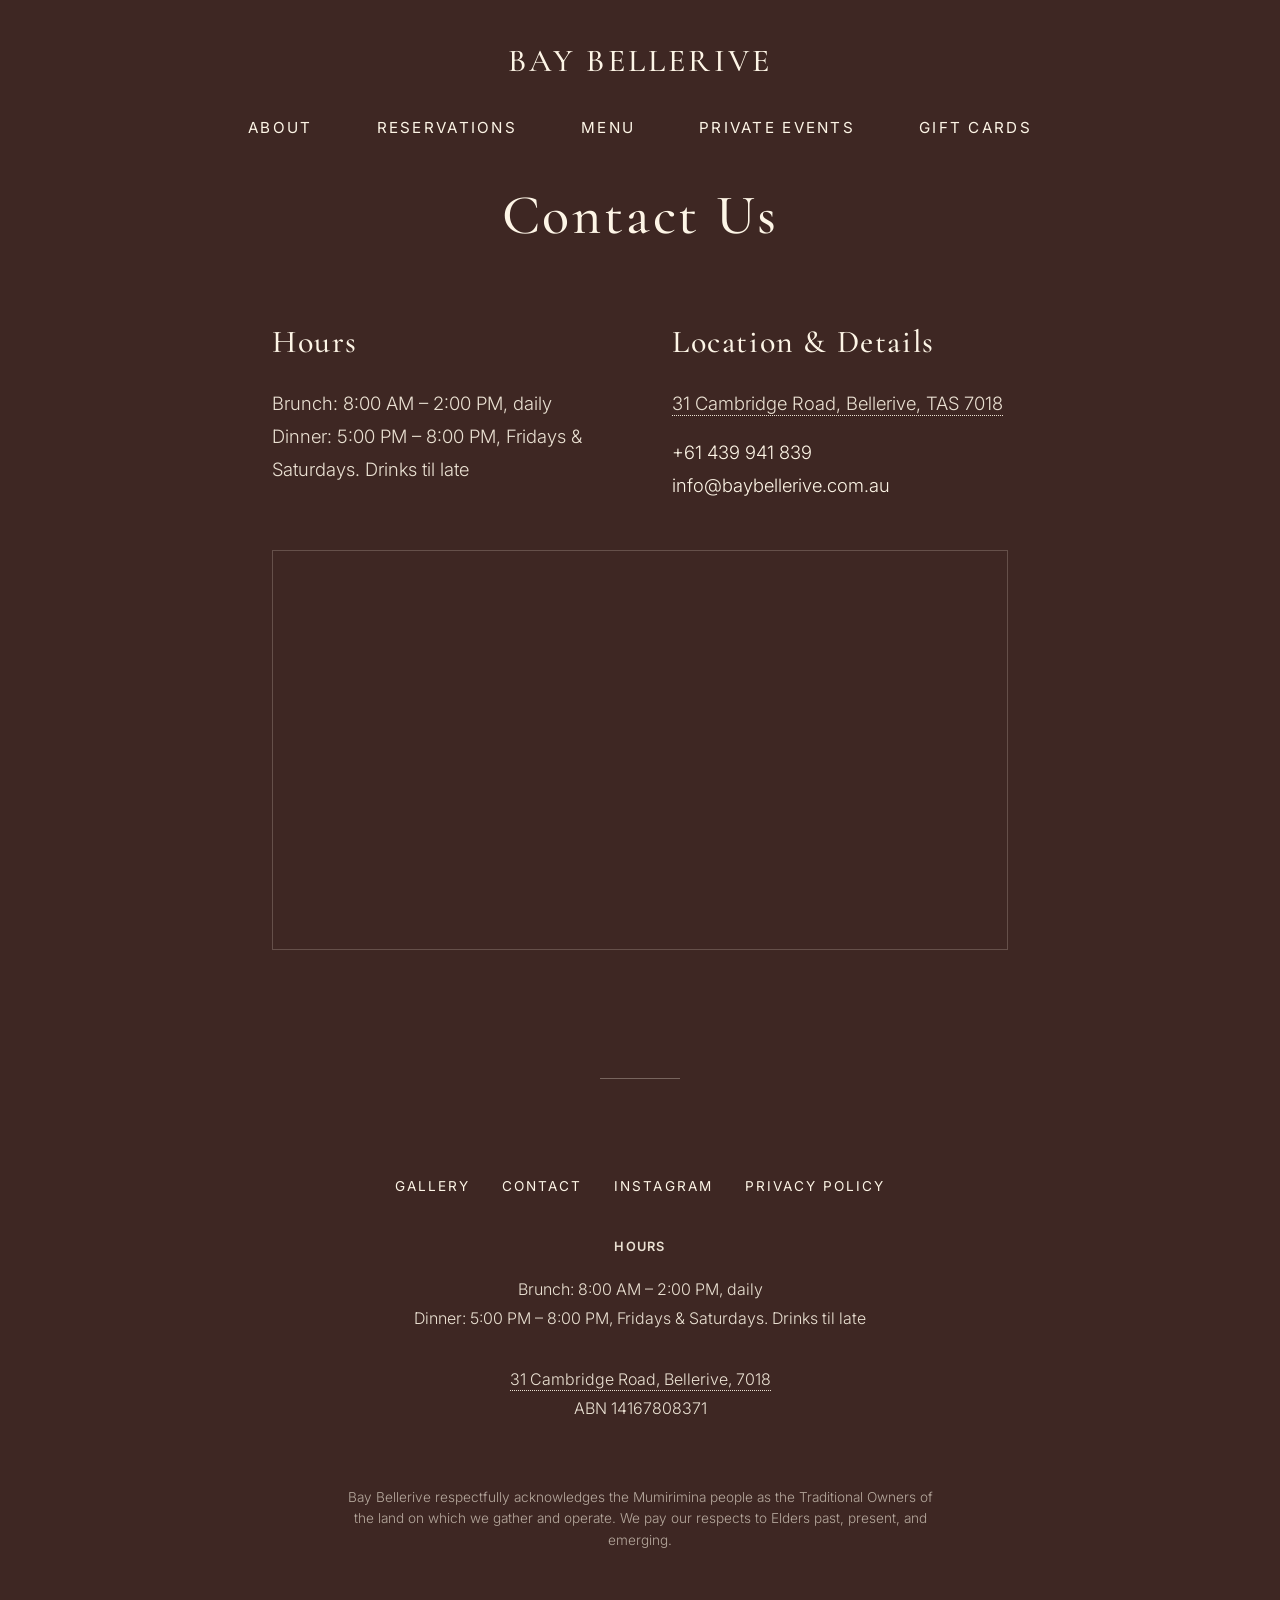
<file: contact.html>
<!DOCTYPE html>
<html lang="en">
<head>
    <!-- Google tag (gtag.js) -->
    <script async src="https://www.googletagmanager.com/gtag/js?id=G-R5LETC9148"></script>
    <script>
      window.dataLayer = window.dataLayer || [];
      function gtag(){dataLayer.push(arguments);}
      gtag('js', new Date());

      gtag('config', 'G-R5LETC9148');
    </script>
    <meta charset="UTF-8">
    <meta name="viewport" content="width=device-width, initial-scale=1.0">
    <title>Contact & Location — Bay Bellerive, Bellerive</title>
    <meta name="description" content="Find Bay Bellerive at 31 Cambridge Road, Bellerive, TAS. Opening hours, phone, and directions to our Bellerive Quay location.">
    <link rel="stylesheet" href="styles.css">
    <link rel="preconnect" href="https://fonts.googleapis.com">
    <link rel="preconnect" href="https://fonts.gstatic.com" crossorigin>
    <link rel="icon" type="image/svg+xml" href="images/favicon.svg">
    <link href="https://fonts.googleapis.com/css2?family=Cormorant+Garamond:wght@400;500;600&family=Inter:wght@300;400;600&display=swap" rel="stylesheet">
</head>
<body>
    <header class="navbar fade-in">
        <a href="index.html" class="logo">BAY BELLERIVE</a>
        <nav class="nav-links">
            <a href="index.html#about">ABOUT</a>
            <a href="reservations.html">RESERVATIONS</a>
            <a href="menu.html">MENU</a>
            <a href="private-events.html">PRIVATE EVENTS</a>
            <a href="vouchers.html">GIFT CARDS</a>
        </nav>
    </header>

    <main style="padding-top: 150px; min-height: 80vh;">
        <section class="centered-section fade-in-up" style="padding-top: 2rem;">
            <h2>Contact Us</h2>
            
            <div style="display: grid; grid-template-columns: 1fr 1fr; gap: 4rem; margin-top: 4rem; text-align: left;">
                <div>
                    <h3 style="margin-bottom: 1rem;">Hours</h3>
                    <p style="margin-bottom: 0;">Brunch: 8:00 AM – 2:00 PM, daily<br>
                    Dinner: 5:00 PM – 8:00 PM, Fridays &amp; Saturdays. Drinks til late</p>
                </div>
                <div>
                    <h3 style="margin-bottom: 1rem;">Location & Details</h3>
                    <p style="margin-bottom: 1rem;"><a href="https://www.google.com/maps/place/Bay+Bellerive/@-42.8748949,147.3681846,17z/data=!4m15!1m8!3m7!1s0xaa6ddf8e23644c27:0x6f376dc937195df!2s31+Cambridge+Rd,+Bellerive+TAS+7018,+%C3%9Ac!3b1!8m2!3d-42.8748949!4d147.3681846!16s%2Fg%2F11bw422xyg!3m5!1s0xaa6ddf1f81bbf6e3:0x599cf4a68044b2e5!8m2!3d-42.8748361!4d147.3679293!16s%2Fg%2F11ytvm6ppn?entry=ttu&g_ep=EgoyMDI2MDgxOS4wIKXMDSoASAFQAw%3D%3D" target="_blank" style="color: inherit; text-decoration: none; border-bottom: 1px dotted currentColor; padding-bottom: 1px; transition: opacity 0.2s;" onmouseover="this.style.opacity='0.7'" onmouseout="this.style.opacity='1'">31 Cambridge Road, Bellerive, TAS 7018</a></p>
                    <p style="margin-bottom: 0;"><a href="tel:+61439941839">+61 439 941 839</a><br>
                    <a href="mailto:info@baybellerive.com.au">info@baybellerive.com.au</a></p>
                </div>
            </div>

            <div class="map-container fade-in-up">
                <iframe src="https://www.google.com/maps/embed?pb=!1m18!1m12!1m3!1d2924.3642398517596!2d147.3685984!3d-42.875151!2m3!1f0!2f0!3f0!3m2!1i1024!2i768!4f13.1!3m3!1m2!1s0xaa6e75a31b9d4df5%3A0xa19a9dbd4c3f5e0a!2s31%20Cambridge%20Rd%2C%20Bellerive%20TAS%207018%2C%20Australia!5e0!3m2!1sen!2sus!4v1700000000000!5m2!1sen!2sus" allowfullscreen="" loading="lazy" referrerpolicy="no-referrer-when-downgrade"></iframe>
            </div>
        </section>
    </main>

    <footer id="contact" class="footer fade-in-up">
        <div class="footer-minimal">
            <nav class="footer-nav">
                <a href="gallery.html">Gallery</a>
                <a href="contact.html">Contact</a>
                <a href="https://www.instagram.com/bay_bellerive/" target="_blank">Instagram</a>
                <a href="privacy.html">Privacy Policy</a>
            </nav>
            <div style="margin-bottom: 2rem;">
                <p><strong>Hours</strong></p>
                <p>Brunch: 8:00 AM – 2:00 PM, daily<br>
                Dinner: 5:00 PM – 8:00 PM, Fridays &amp; Saturdays. Drinks til late</p>
            </div>
            <p><a href="https://www.google.com/maps/place/Bay+Bellerive/@-42.8748949,147.3681846,17z/data=!4m15!1m8!3m7!1s0xaa6ddf8e23644c27:0x6f376dc937195df!2s31+Cambridge+Rd,+Bellerive+TAS+7018,+%C3%9Ac!3b1!8m2!3d-42.8748949!4d147.3681846!16s%2Fg%2F11bw422xyg!3m5!1s0xaa6ddf1f81bbf6e3:0x599cf4a68044b2e5!8m2!3d-42.8748361!4d147.3679293!16s%2Fg%2F11ytvm6ppn?entry=ttu&g_ep=EgoyMDI2MDgxOS4wIKXMDSoASAFQAw%3D%3D" target="_blank" style="color: inherit; text-decoration: none; border-bottom: 1px dotted currentColor; padding-bottom: 1px; transition: opacity 0.2s;" onmouseover="this.style.opacity='0.7'" onmouseout="this.style.opacity='1'">31 Cambridge Road, Bellerive, 7018</a><br>
            ABN 14167808371</p>
            <p style="margin-top: 4rem; font-size: 0.85rem; opacity: 0.7; max-width: 600px; margin-left: auto; margin-right: auto; line-height: 1.6;">Bay Bellerive respectfully acknowledges the Mumirimina people as the Traditional Owners of the land on which we gather and operate. We pay our respects to Elders past, present, and emerging.</p>
        </div>
    </footer>

    <script src="script.js"></script>
</body>
</html>
</file>
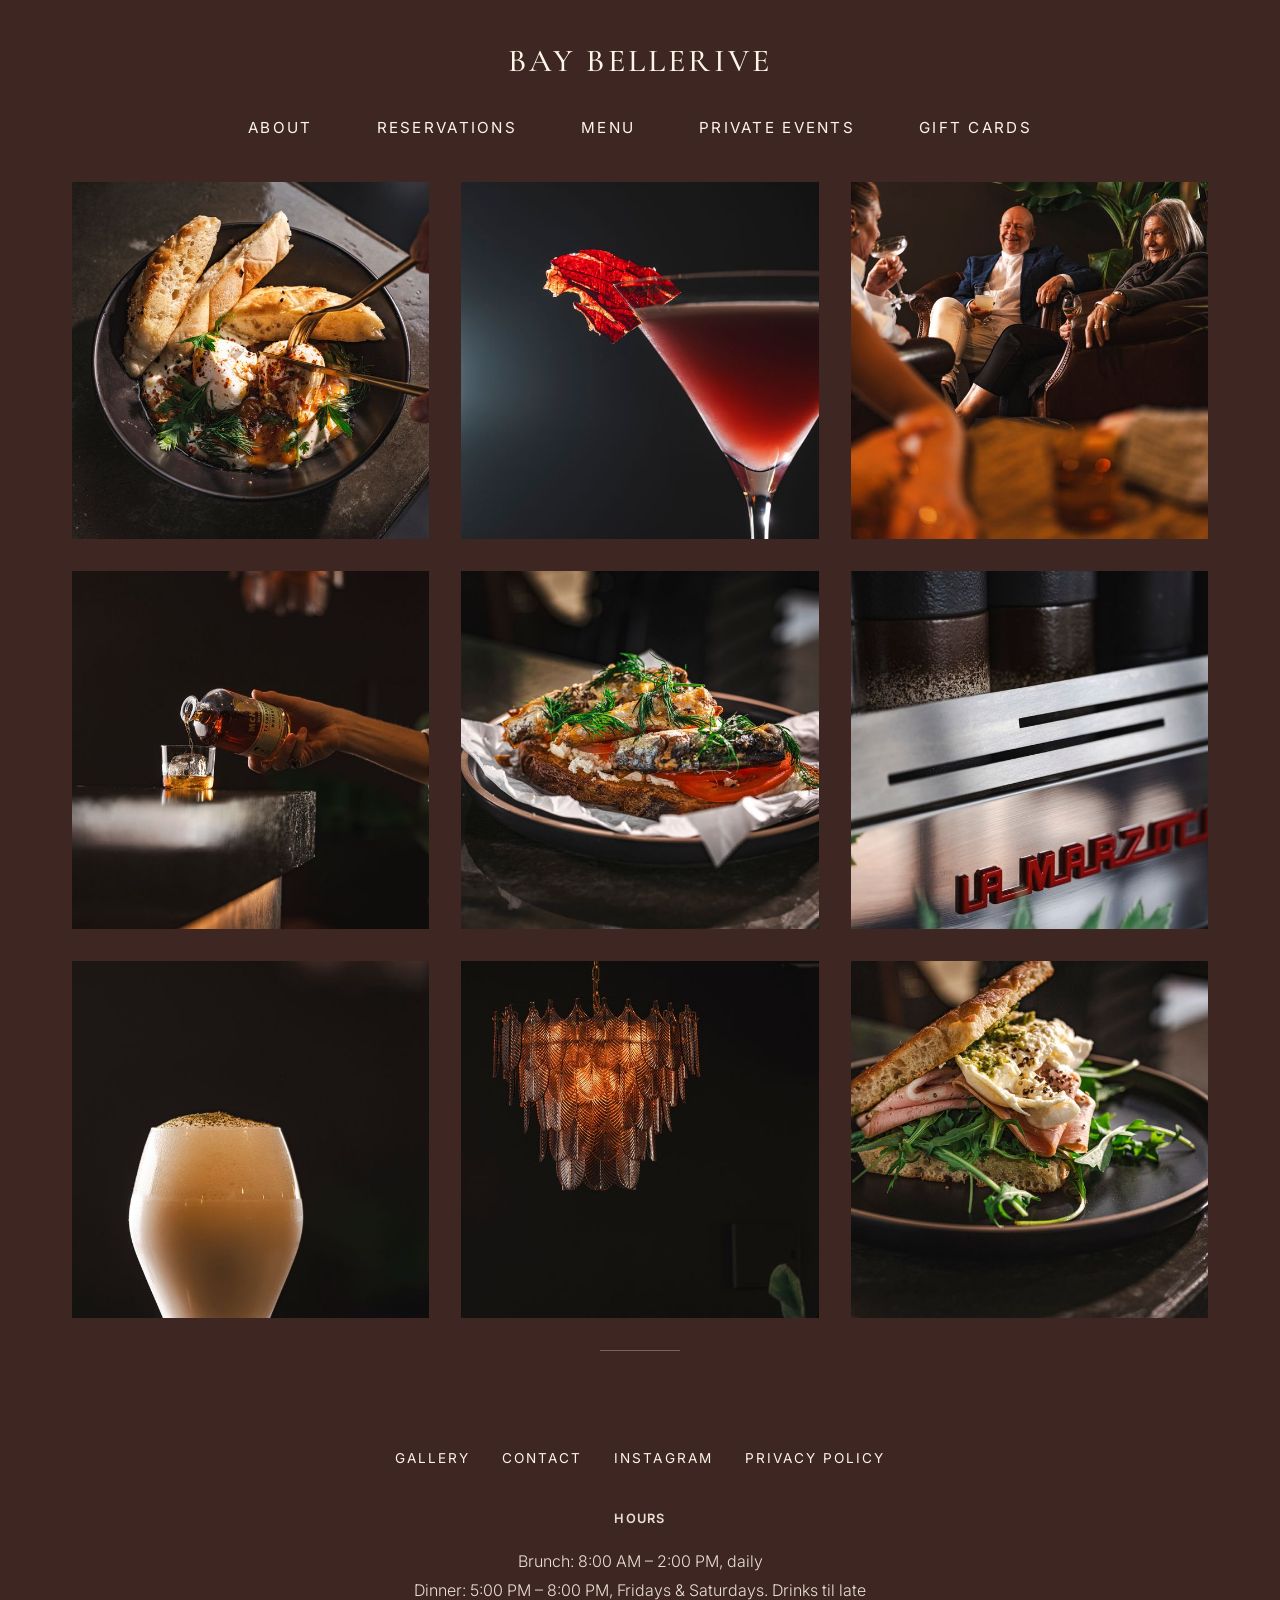
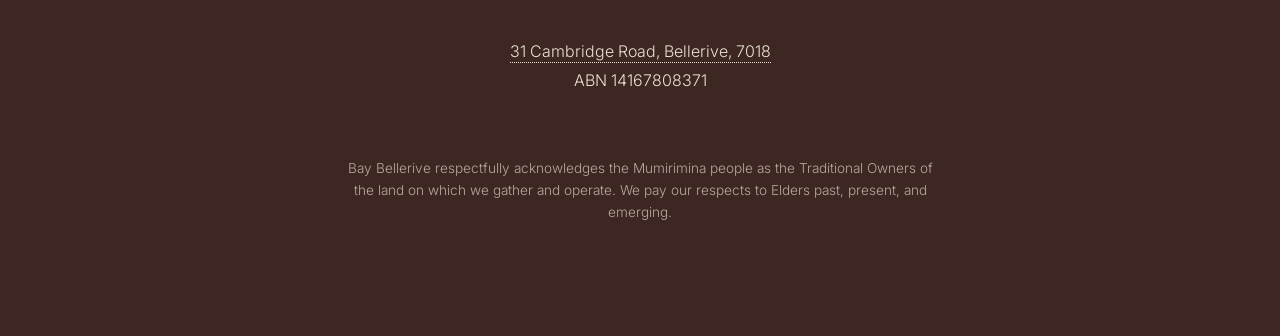
<file: gallery.html>
<!DOCTYPE html>
<html lang="en">
<head>
    <!-- Google tag (gtag.js) -->
    <script async src="https://www.googletagmanager.com/gtag/js?id=G-R5LETC9148"></script>
    <script>
      window.dataLayer = window.dataLayer || [];
      function gtag(){dataLayer.push(arguments);}
      gtag('js', new Date());

      gtag('config', 'G-R5LETC9148');
    </script>
    <meta charset="UTF-8">
    <title>Gallery — Bay Bellerive, Bellerive Quay</title>
    <link rel="canonical" href="https://baybellerive.com.au/gallery.html">
    <meta name="description" content="See the dining room, bar, and seasonal dishes at Bay Bellerive on Hobart’s Eastern Shore.">
    <link rel="stylesheet" href="styles.css">
    <link rel="preconnect" href="https://fonts.googleapis.com">
    <link rel="preconnect" href="https://fonts.gstatic.com" crossorigin>
    <link rel="icon" type="image/svg+xml" href="images/favicon.svg">
    <link href="https://fonts.googleapis.com/css2?family=Cormorant+Garamond:wght@400;500;600&family=Inter:wght@300;400;600&display=swap" rel="stylesheet">
</head>
<body>
    <header class="navbar fade-in">
        <a href="index.html" class="logo">BAY BELLERIVE</a>
        <nav class="nav-links">
            <a href="index.html#about">ABOUT</a>
            <a href="reservations.html">RESERVATIONS</a>
            <a href="menu.html">MENU</a>
            <a href="private-events.html">PRIVATE EVENTS</a>
            <a href="vouchers.html">GIFT CARDS</a>
        </nav>
    </header>

    <main style="padding-top: 150px; min-height: 80vh;">
        <!-- Gallery title removed -->

        <section class="gallery-grid fade-in-up">
            <img src="images/gallery/0ZL6OSDA.jpg" alt="Fresh Tasmanian seafood dish at Bay Bellerive" class="gallery-item" loading="lazy">
            <img src="images/gallery/RIaXcc5A.jpg" alt="Pouring local wine in Bellerive dining room" class="gallery-item" loading="lazy">
            <img src="images/gallery/QhR2Ec1g.jpg" alt="Cozy cafe atmosphere on the Eastern Shore" class="gallery-item" loading="lazy">
            <img src="images/gallery/nBAxKSaw.jpg" alt="Modern Australian brunch plate" class="gallery-item" loading="lazy">
            <img src="images/gallery/Zu54sIsw.jpg" alt="Elegant dessert preparation at Bay Bellerive" class="gallery-item" loading="lazy">
            <img src="images/gallery/v3MjzCnA.jpg" alt="Interior view of Bay Bellerive Hobart" class="gallery-item" loading="lazy">
            <img src="images/gallery/4QQgtkTA.jpg" alt="Locally sourced seasonal vegetables" class="gallery-item" style="object-position: center bottom;" loading="lazy">
            <img src="images/gallery/spSndBSA.jpg" alt="Artisan coffee at Bellerive Quay" class="gallery-item" style="object-position: center top;" loading="lazy">
            <img src="images/gallery/AaO_0h6w.jpg" alt="Evening dinner setting at Bay Bellerive" class="gallery-item" loading="lazy">
        </section>
    </main>

    <footer id="contact" class="footer fade-in-up">
        <div class="footer-minimal">
            <nav class="footer-nav">
                <a href="gallery.html">Gallery</a>
                <a href="contact.html">Contact</a>
                <a href="https://www.instagram.com/bay_bellerive/" target="_blank">Instagram</a>
                <a href="privacy.html">Privacy Policy</a>
            </nav>
            <div style="margin-bottom: 2rem;">
                <p><strong>Hours</strong></p>
                <p>Brunch: 8:00 AM – 2:00 PM, daily<br>
                Dinner: 5:00 PM – 8:00 PM, Fridays &amp; Saturdays. Drinks til late</p>
            </div>
            <p><a href="https://www.google.com/maps/place/Bay+Bellerive/@-42.8748949,147.3681846,17z/data=!4m15!1m8!3m7!1s0xaa6ddf8e23644c27:0x6f376dc937195df!2s31+Cambridge+Rd,+Bellerive+TAS+7018,+%C3%9Ac!3b1!8m2!3d-42.8748949!4d147.3681846!16s%2Fg%2F11bw422xyg!3m5!1s0xaa6ddf1f81bbf6e3:0x599cf4a68044b2e5!8m2!3d-42.8748361!4d147.3679293!16s%2Fg%2F11ytvm6ppn?entry=ttu&g_ep=EgoyMDI2MDgxOS4wIKXMDSoASAFQAw%3D%3D" target="_blank" style="color: inherit; text-decoration: none; border-bottom: 1px dotted currentColor; padding-bottom: 1px; transition: opacity 0.2s;" onmouseover="this.style.opacity='0.7'" onmouseout="this.style.opacity='1'">31 Cambridge Road, Bellerive, 7018</a><br>
            ABN 14167808371</p>
            <p style="margin-top: 4rem; font-size: 0.85rem; opacity: 0.7; max-width: 600px; margin-left: auto; margin-right: auto; line-height: 1.6;">Bay Bellerive respectfully acknowledges the Mumirimina people as the Traditional Owners of the land on which we gather and operate. We pay our respects to Elders past, present, and emerging.</p>
        </div>
    </footer>

    <script src="script.js"></script>
</body>
</html>
</file>
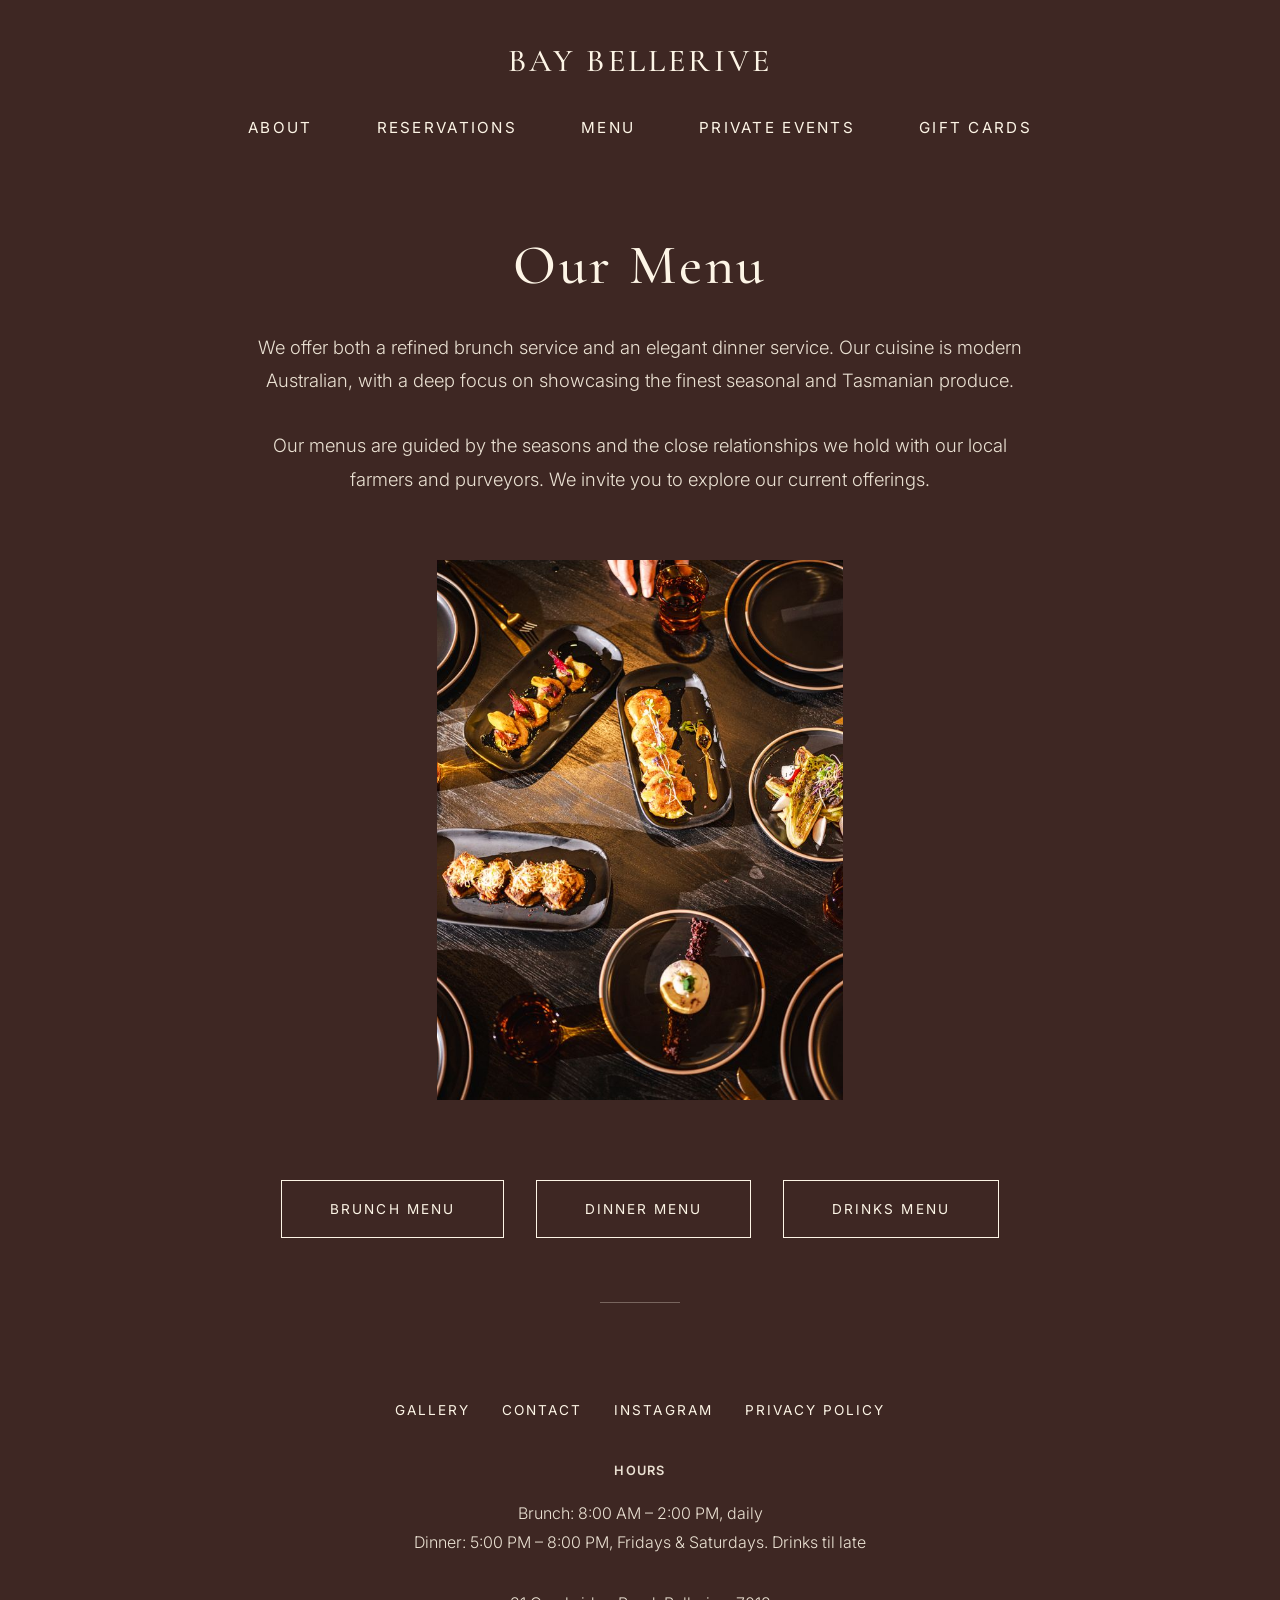
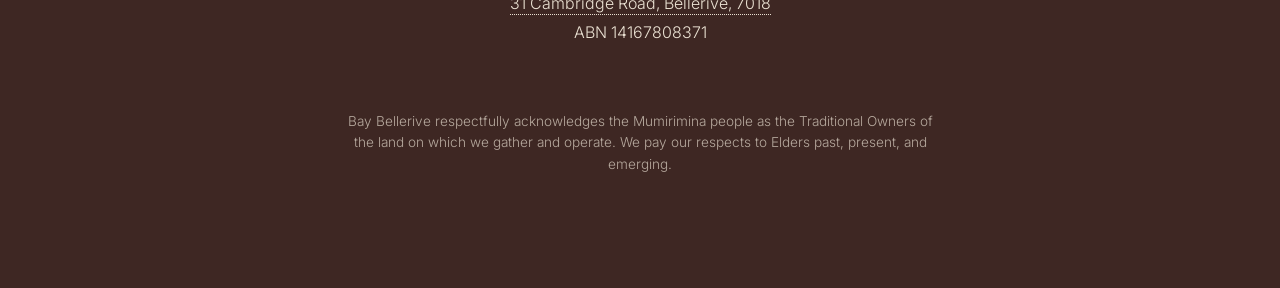
<file: menu.html>
<!DOCTYPE html>
<html lang="en">
<head>
    <!-- Google tag (gtag.js) -->
    <script async src="https://www.googletagmanager.com/gtag/js?id=G-R5LETC9148"></script>
    <script>
      window.dataLayer = window.dataLayer || [];
      function gtag(){dataLayer.push(arguments);}
      gtag('js', new Date());

      gtag('config', 'G-R5LETC9148');
    </script>
    <meta charset="UTF-8">
    <title>Menu — Brunch & Dinner at Bay Bellerive, Bellerive</title>
    <link rel="canonical" href="https://baybellerive.com.au/menu.html">
    <meta name="description" content="Explore modern Australian brunch and dinner menus at Bay Bellerive, Bellerive Quay — seasonal, Tasmanian-sourced dishes on Hobart’s Eastern Shore.">
    <link rel="stylesheet" href="styles.css?v=2">
    <link rel="preconnect" href="https://fonts.googleapis.com">
    <link rel="preconnect" href="https://fonts.gstatic.com" crossorigin>
    <link rel="icon" type="image/svg+xml" href="images/favicon.svg">
    <link href="https://fonts.googleapis.com/css2?family=Cormorant+Garamond:wght@400;500;600&family=Inter:wght@300;400;600&display=swap" rel="stylesheet">
</head>
<body>
    <header class="navbar fade-in">
        <a href="index.html" class="logo">BAY BELLERIVE</a>
        <nav class="nav-links">
            <a href="index.html#about">ABOUT</a>
            <a href="reservations.html">RESERVATIONS</a>
            <a href="menu.html">MENU</a>
            <a href="private-events.html">PRIVATE EVENTS</a>
            <a href="vouchers.html">GIFT CARDS</a>
        </nav>
    </header>

    <main style="padding-top: 200px; min-height: 80vh;">
        <section id="menu" class="single-column fade-in-up" style="padding-top: 2rem; padding-bottom: 4rem;">
            <div class="text-block">
                <h2>Our Menu</h2>
                <p>We offer both a refined brunch service and an elegant dinner service. Our cuisine is modern Australian, with a deep focus on showcasing the finest seasonal and Tasmanian produce.</p>
                <p>Our menus are guided by the seasons and the close relationships we hold with our local farmers and purveyors. We invite you to explore our current offerings.</p>
                
                <img src="images/menu-photo.jpg" alt="A glimpse of the seasonal modern Australian menu at Bay Bellerive, Hobart" class="landscape-img fade-in-up" style="margin-top: 4rem; margin-bottom: 2rem; border-radius: 4px;" loading="lazy">

                <div class="button-group" style="margin-top: 3rem; display: flex; gap: 2rem; justify-content: center; flex-wrap: wrap;">
                    <a href="Bay%20Brunch%20Website.pdf" target="_blank" class="btn">Brunch Menu</a>
                    <a href="Bay%20Dinner%20Website.pdf" target="_blank" class="btn">Dinner Menu</a>
                    <a href="Bay%20Drinks%20Website.pdf" target="_blank" class="btn">Drinks Menu</a>
                </div>
            </div>
        </section>

    </main>

    <footer id="contact" class="footer fade-in-up">
        <div class="footer-minimal">
            <nav class="footer-nav">
                <a href="gallery.html">Gallery</a>
                <a href="contact.html">Contact</a>
                <a href="https://www.instagram.com/bay_bellerive/" target="_blank">Instagram</a>
                <a href="privacy.html">Privacy Policy</a>
            </nav>
            <div style="margin-bottom: 2rem;">
                <p><strong>Hours</strong></p>
                <p>Brunch: 8:00 AM – 2:00 PM, daily<br>
                Dinner: 5:00 PM – 8:00 PM, Fridays &amp; Saturdays. Drinks til late</p>
            </div>
            <p><a href="https://www.google.com/maps/place/Bay+Bellerive/@-42.8748949,147.3681846,17z/data=!4m15!1m8!3m7!1s0xaa6ddf8e23644c27:0x6f376dc937195df!2s31+Cambridge+Rd,+Bellerive+TAS+7018,+%C3%9Ac!3b1!8m2!3d-42.8748949!4d147.3681846!16s%2Fg%2F11bw422xyg!3m5!1s0xaa6ddf1f81bbf6e3:0x599cf4a68044b2e5!8m2!3d-42.8748361!4d147.3679293!16s%2Fg%2F11ytvm6ppn?entry=ttu&g_ep=EgoyMDI2MDgxOS4wIKXMDSoASAFQAw%3D%3D" target="_blank" style="color: inherit; text-decoration: none; border-bottom: 1px dotted currentColor; padding-bottom: 1px; transition: opacity 0.2s;" onmouseover="this.style.opacity='0.7'" onmouseout="this.style.opacity='1'">31 Cambridge Road, Bellerive, 7018</a><br>
            ABN 14167808371</p>
            <p style="margin-top: 4rem; font-size: 0.85rem; opacity: 0.7; max-width: 600px; margin-left: auto; margin-right: auto; line-height: 1.6;">Bay Bellerive respectfully acknowledges the Mumirimina people as the Traditional Owners of the land on which we gather and operate. We pay our respects to Elders past, present, and emerging.</p>
        </div>
    </footer>

    <script src="script.js"></script>
</body>
</html>
</file>
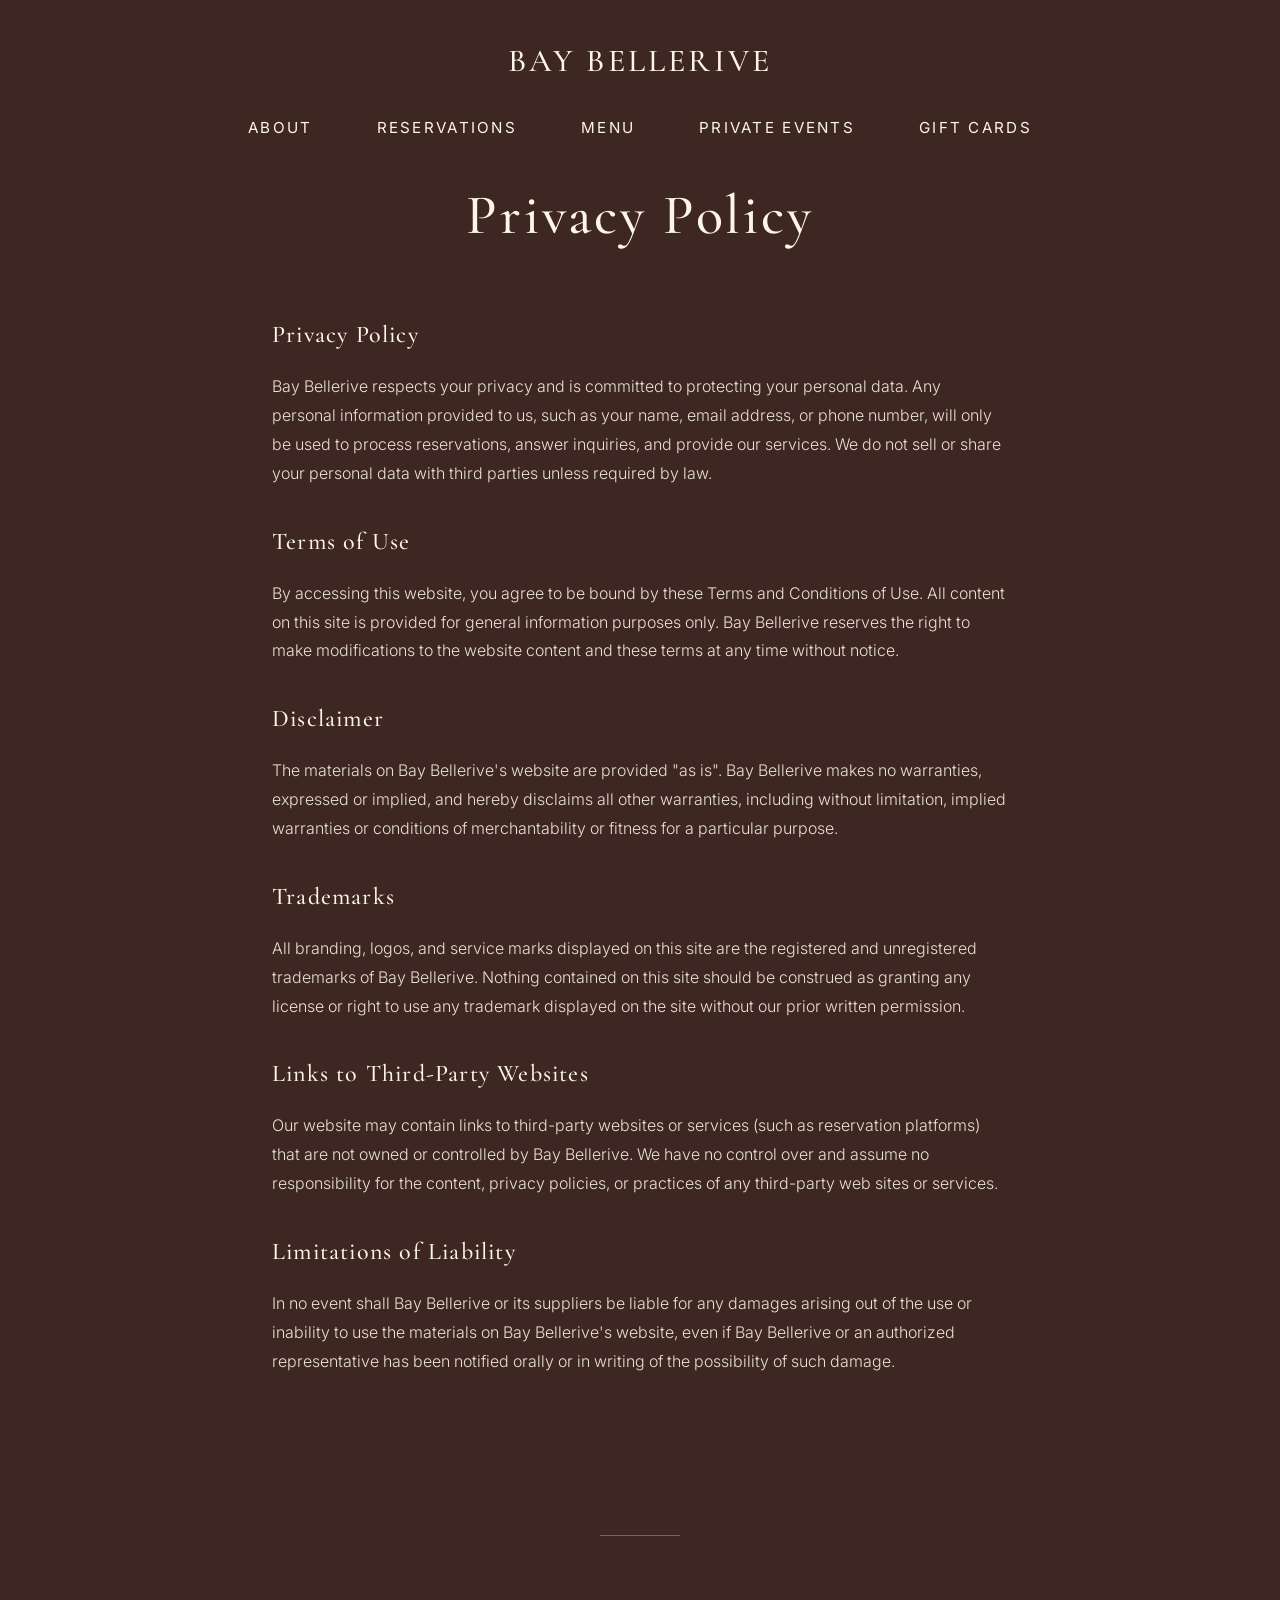
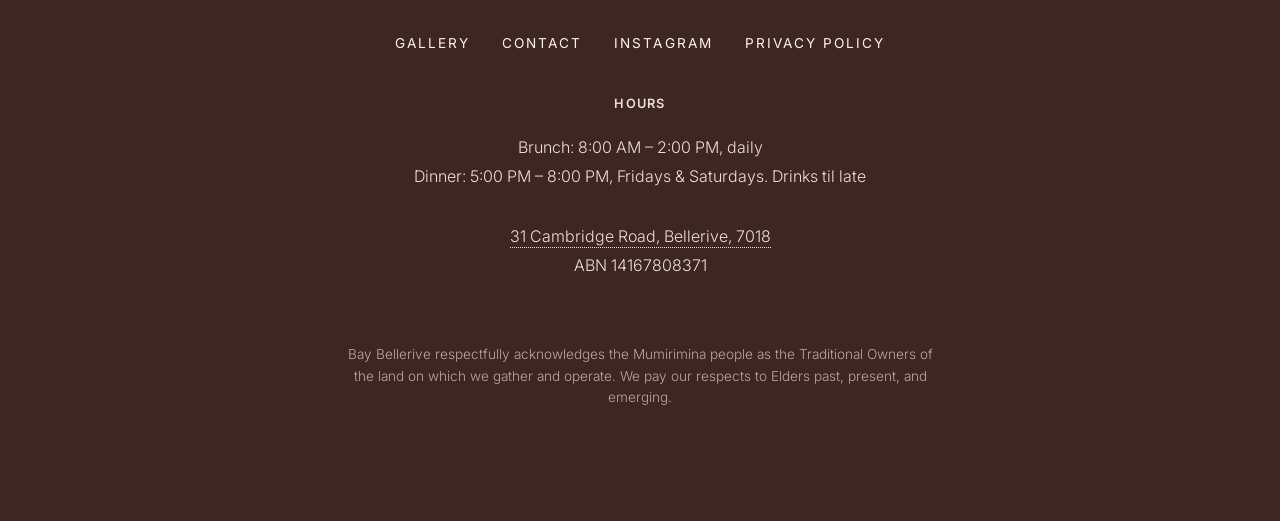
<file: privacy.html>
<!DOCTYPE html>
<html lang="en">
<head>
    <!-- Google tag (gtag.js) -->
    <script async src="https://www.googletagmanager.com/gtag/js?id=G-R5LETC9148"></script>
    <script>
      window.dataLayer = window.dataLayer || [];
      function gtag(){dataLayer.push(arguments);}
      gtag('js', new Date());

      gtag('config', 'G-R5LETC9148');
    </script>
    <meta charset="UTF-8">
    <meta name="viewport" content="width=device-width, initial-scale=1.0">
    <title>Privacy Policy</title>
    <meta name="description" content="Privacy Policy, Terms of Use, and Disclaimer for Bay Bellerive.">
    <link rel="stylesheet" href="styles.css">
    <link rel="preconnect" href="https://fonts.googleapis.com">
    <link rel="preconnect" href="https://fonts.gstatic.com" crossorigin>
    <link rel="icon" type="image/svg+xml" href="images/favicon.svg">
    <link href="https://fonts.googleapis.com/css2?family=Cormorant+Garamond:wght@400;500;600&family=Inter:wght@300;400;600&display=swap" rel="stylesheet">
</head>
<body>
    <header class="navbar fade-in">
        <a href="index.html" class="logo">BAY BELLERIVE</a>
        <nav class="nav-links">
            <a href="index.html#about">ABOUT</a>
            <a href="reservations.html">RESERVATIONS</a>
            <a href="menu.html">MENU</a>
            <a href="private-events.html">PRIVATE EVENTS</a>
            <a href="vouchers.html">GIFT CARDS</a>
        </nav>
    </header>

    <main style="padding-top: 150px; min-height: 80vh;">
        <section class="centered-section fade-in-up" style="padding-top: 2rem; max-width: 800px; text-align: left;">
            <h2 style="text-align: center;">Privacy Policy</h2>
            
            <div style="margin-top: 4rem;">
                <h3 style="font-size: 1.5rem; margin-bottom: 1rem;">Privacy Policy</h3>
                <p style="font-size: 1rem; margin-bottom: 2rem;">Bay Bellerive respects your privacy and is committed to protecting your personal data. Any personal information provided to us, such as your name, email address, or phone number, will only be used to process reservations, answer inquiries, and provide our services. We do not sell or share your personal data with third parties unless required by law.</p>

                <h3 style="font-size: 1.5rem; margin-bottom: 1rem;">Terms of Use</h3>
                <p style="font-size: 1rem; margin-bottom: 2rem;">By accessing this website, you agree to be bound by these Terms and Conditions of Use. All content on this site is provided for general information purposes only. Bay Bellerive reserves the right to make modifications to the website content and these terms at any time without notice.</p>

                <h3 style="font-size: 1.5rem; margin-bottom: 1rem;">Disclaimer</h3>
                <p style="font-size: 1rem; margin-bottom: 2rem;">The materials on Bay Bellerive's website are provided "as is". Bay Bellerive makes no warranties, expressed or implied, and hereby disclaims all other warranties, including without limitation, implied warranties or conditions of merchantability or fitness for a particular purpose.</p>

                <h3 style="font-size: 1.5rem; margin-bottom: 1rem;">Trademarks</h3>
                <p style="font-size: 1rem; margin-bottom: 2rem;">All branding, logos, and service marks displayed on this site are the registered and unregistered trademarks of Bay Bellerive. Nothing contained on this site should be construed as granting any license or right to use any trademark displayed on the site without our prior written permission.</p>

                <h3 style="font-size: 1.5rem; margin-bottom: 1rem;">Links to Third-Party Websites</h3>
                <p style="font-size: 1rem; margin-bottom: 2rem;">Our website may contain links to third-party websites or services (such as reservation platforms) that are not owned or controlled by Bay Bellerive. We have no control over and assume no responsibility for the content, privacy policies, or practices of any third-party web sites or services.</p>

                <h3 style="font-size: 1.5rem; margin-bottom: 1rem;">Limitations of Liability</h3>
                <p style="font-size: 1rem; margin-bottom: 2rem;">In no event shall Bay Bellerive or its suppliers be liable for any damages arising out of the use or inability to use the materials on Bay Bellerive's website, even if Bay Bellerive or an authorized representative has been notified orally or in writing of the possibility of such damage.</p>
            </div>
        </section>
    </main>

    <footer id="contact" class="footer fade-in-up">
        <div class="footer-minimal">
            <nav class="footer-nav">
                <a href="gallery.html">Gallery</a>
                <a href="contact.html">Contact</a>
                <a href="https://www.instagram.com/bay_bellerive/" target="_blank">Instagram</a>
                <a href="privacy.html">Privacy Policy</a>
            </nav>
            <div style="margin-bottom: 2rem;">
                <p><strong>Hours</strong></p>
                <p>Brunch: 8:00 AM – 2:00 PM, daily<br>
                Dinner: 5:00 PM – 8:00 PM, Fridays &amp; Saturdays. Drinks til late</p>
            </div>
            <p><a href="https://www.google.com/maps/place/Bay+Bellerive/@-42.8748949,147.3681846,17z/data=!4m15!1m8!3m7!1s0xaa6ddf8e23644c27:0x6f376dc937195df!2s31+Cambridge+Rd,+Bellerive+TAS+7018,+%C3%9Ac!3b1!8m2!3d-42.8748949!4d147.3681846!16s%2Fg%2F11bw422xyg!3m5!1s0xaa6ddf1f81bbf6e3:0x599cf4a68044b2e5!8m2!3d-42.8748361!4d147.3679293!16s%2Fg%2F11ytvm6ppn?entry=ttu&g_ep=EgoyMDI2MDgxOS4wIKXMDSoASAFQAw%3D%3D" target="_blank" style="color: inherit; text-decoration: none; border-bottom: 1px dotted currentColor; padding-bottom: 1px; transition: opacity 0.2s;" onmouseover="this.style.opacity='0.7'" onmouseout="this.style.opacity='1'">31 Cambridge Road, Bellerive, 7018</a><br>
            ABN 14167808371</p>
            <p style="margin-top: 4rem; font-size: 0.85rem; opacity: 0.7; max-width: 600px; margin-left: auto; margin-right: auto; line-height: 1.6;">Bay Bellerive respectfully acknowledges the Mumirimina people as the Traditional Owners of the land on which we gather and operate. We pay our respects to Elders past, present, and emerging.</p>
        </div>
    </footer>

    <script src="script.js"></script>
</body>
</html>
</file>
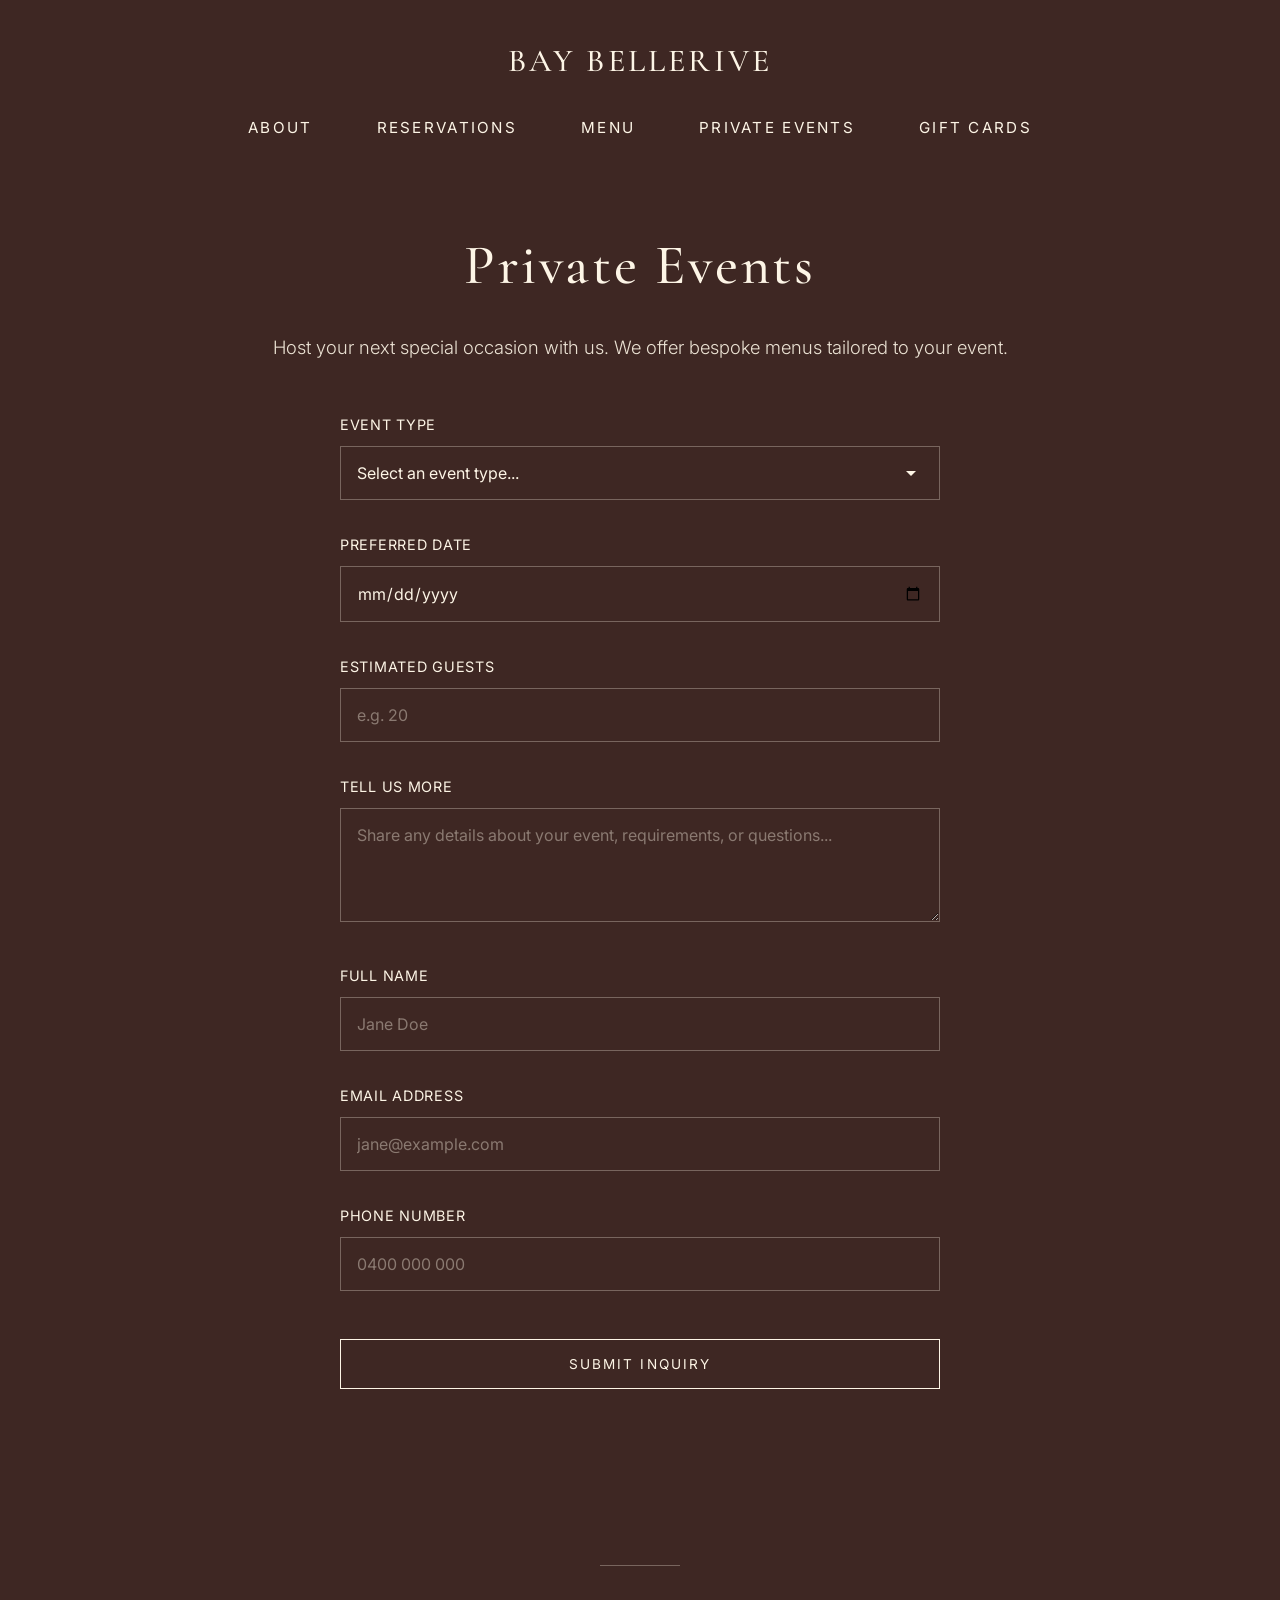
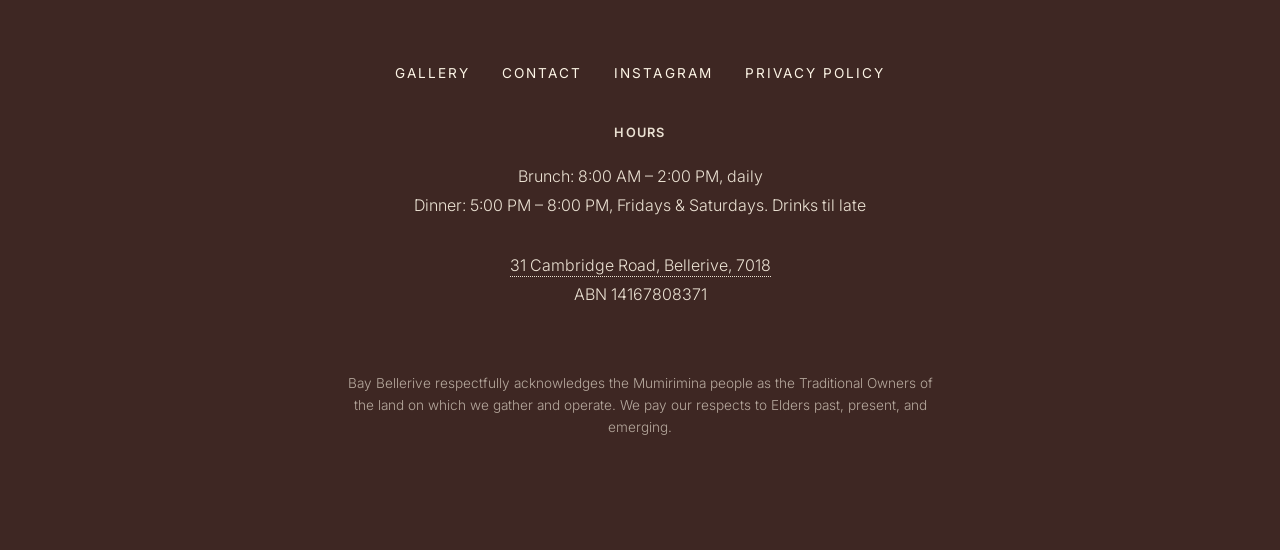
<file: private-events.html>
<!DOCTYPE html>
<html lang="en">
<head>
    <!-- Google tag (gtag.js) -->
    <script async src="https://www.googletagmanager.com/gtag/js?id=G-R5LETC9148"></script>
    <script>
      window.dataLayer = window.dataLayer || [];
      function gtag(){dataLayer.push(arguments);}
      gtag('js', new Date());

      gtag('config', 'G-R5LETC9148');
    </script>
    <meta charset="UTF-8">
    <meta name="viewport" content="width=device-width, initial-scale=1.0">
    <title>Private Events & Functions — Bay Bellerive, Bellerive</title>
    <meta name="description" content="Host weddings, corporate events, and private dining at Bay Bellerive, overlooking Bellerive Quay on Hobart’s Eastern Shore.">
    <link rel="stylesheet" href="styles.css">
    <link rel="preconnect" href="https://fonts.googleapis.com">
    <link rel="preconnect" href="https://fonts.gstatic.com" crossorigin>
    <link rel="icon" type="image/svg+xml" href="images/favicon.svg">
    <link href="https://fonts.googleapis.com/css2?family=Cormorant+Garamond:wght@400;500;600&family=Inter:wght@300;400;600&display=swap" rel="stylesheet">
</head>
<body>
    <header class="navbar fade-in">
        <a href="index.html" class="logo">BAY BELLERIVE</a>
        <nav class="nav-links">
            <a href="index.html#about">ABOUT</a>
            <a href="reservations.html">RESERVATIONS</a>
            <a href="menu.html">MENU</a>
            <a href="private-events.html">PRIVATE EVENTS</a>
            <a href="vouchers.html">GIFT CARDS</a>
        </nav>
    </header>

    <main style="padding-top: 200px; min-height: 80vh;">
        <section id="catering" class="centered-section fade-in-up" style="padding-top: 2rem;">
            <h2>Private Events</h2>
            <p style="margin-bottom: 3rem;">Host your next special occasion with us. We offer bespoke menus tailored to your event.</p>
            
            <form action="mailto:info@baybellerive.com.au,hannah@abundanceonthequay.com.au" method="POST" enctype="text/plain" class="custom-form">
                
                <div class="form-group">
                    <label for="event-type">Event Type</label>
                    <select id="event-type" name="Event Type" class="form-control" required>
                        <option value="" disabled selected>Select an event type...</option>
                        <option value="Private Dining">Private Dining</option>
                        <option value="Corporate Event">Corporate Event</option>
                        <option value="Wedding">Wedding</option>
                        <option value="Cocktail Party">Cocktail Party</option>
                        <option value="Catering">Catering</option>
                        <option value="Other">Other</option>
                    </select>
                </div>

                <div class="form-group">
                    <label for="event-date">Preferred Date</label>
                    <input type="date" id="event-date" name="Preferred Date" class="form-control" required>
                </div>

                <div class="form-group">
                    <label for="event-guests">Estimated Guests</label>
                    <input type="number" id="event-guests" name="Estimated Guests" class="form-control" min="1" placeholder="e.g. 20" required>
                </div>

                <div class="form-group">
                    <label for="event-details">Tell us more</label>
                    <textarea id="event-details" name="Details" class="form-control" rows="4" placeholder="Share any details about your event, requirements, or questions..." required></textarea>
                </div>

                <div class="form-group">
                    <label for="full-name">Full Name</label>
                    <input type="text" id="full-name" name="Full Name" class="form-control" placeholder="Jane Doe" required>
                </div>

                <div class="form-group">
                    <label for="email">Email Address</label>
                    <input type="email" id="email" name="Email" class="form-control" placeholder="jane@example.com" required>
                </div>

                <div class="form-group">
                    <label for="phone">Phone Number</label>
                    <input type="tel" id="phone" name="Phone Number" class="form-control" placeholder="0400 000 000" required>
                </div>

                <button type="submit" class="btn" style="width: 100%; margin-top: 1rem; background: transparent; color: var(--text-color); cursor: pointer;">Submit Inquiry</button>
            </form>
        </section>
    </main>

    <footer id="contact" class="footer fade-in-up">
        <div class="footer-minimal">
            <nav class="footer-nav">
                <a href="gallery.html">Gallery</a>
                <a href="contact.html">Contact</a>
                <a href="https://www.instagram.com/bay_bellerive/" target="_blank">Instagram</a>
                <a href="privacy.html">Privacy Policy</a>
            </nav>
            <div style="margin-bottom: 2rem;">
                <p><strong>Hours</strong></p>
                <p>Brunch: 8:00 AM – 2:00 PM, daily<br>
                Dinner: 5:00 PM – 8:00 PM, Fridays &amp; Saturdays. Drinks til late</p>
            </div>
            <p><a href="https://www.google.com/maps/place/Bay+Bellerive/@-42.8748949,147.3681846,17z/data=!4m15!1m8!3m7!1s0xaa6ddf8e23644c27:0x6f376dc937195df!2s31+Cambridge+Rd,+Bellerive+TAS+7018,+%C3%9Ac!3b1!8m2!3d-42.8748949!4d147.3681846!16s%2Fg%2F11bw422xyg!3m5!1s0xaa6ddf1f81bbf6e3:0x599cf4a68044b2e5!8m2!3d-42.8748361!4d147.3679293!16s%2Fg%2F11ytvm6ppn?entry=ttu&g_ep=EgoyMDI2MDgxOS4wIKXMDSoASAFQAw%3D%3D" target="_blank" style="color: inherit; text-decoration: none; border-bottom: 1px dotted currentColor; padding-bottom: 1px; transition: opacity 0.2s;" onmouseover="this.style.opacity='0.7'" onmouseout="this.style.opacity='1'">31 Cambridge Road, Bellerive, 7018</a><br>
            ABN 14167808371</p>
            <p style="margin-top: 4rem; font-size: 0.85rem; opacity: 0.7; max-width: 600px; margin-left: auto; margin-right: auto; line-height: 1.6;">Bay Bellerive respectfully acknowledges the Mumirimina people as the Traditional Owners of the land on which we gather and operate. We pay our respects to Elders past, present, and emerging.</p>
        </div>
    </footer>

    <script src="script.js"></script>
</body>
</html>
</file>
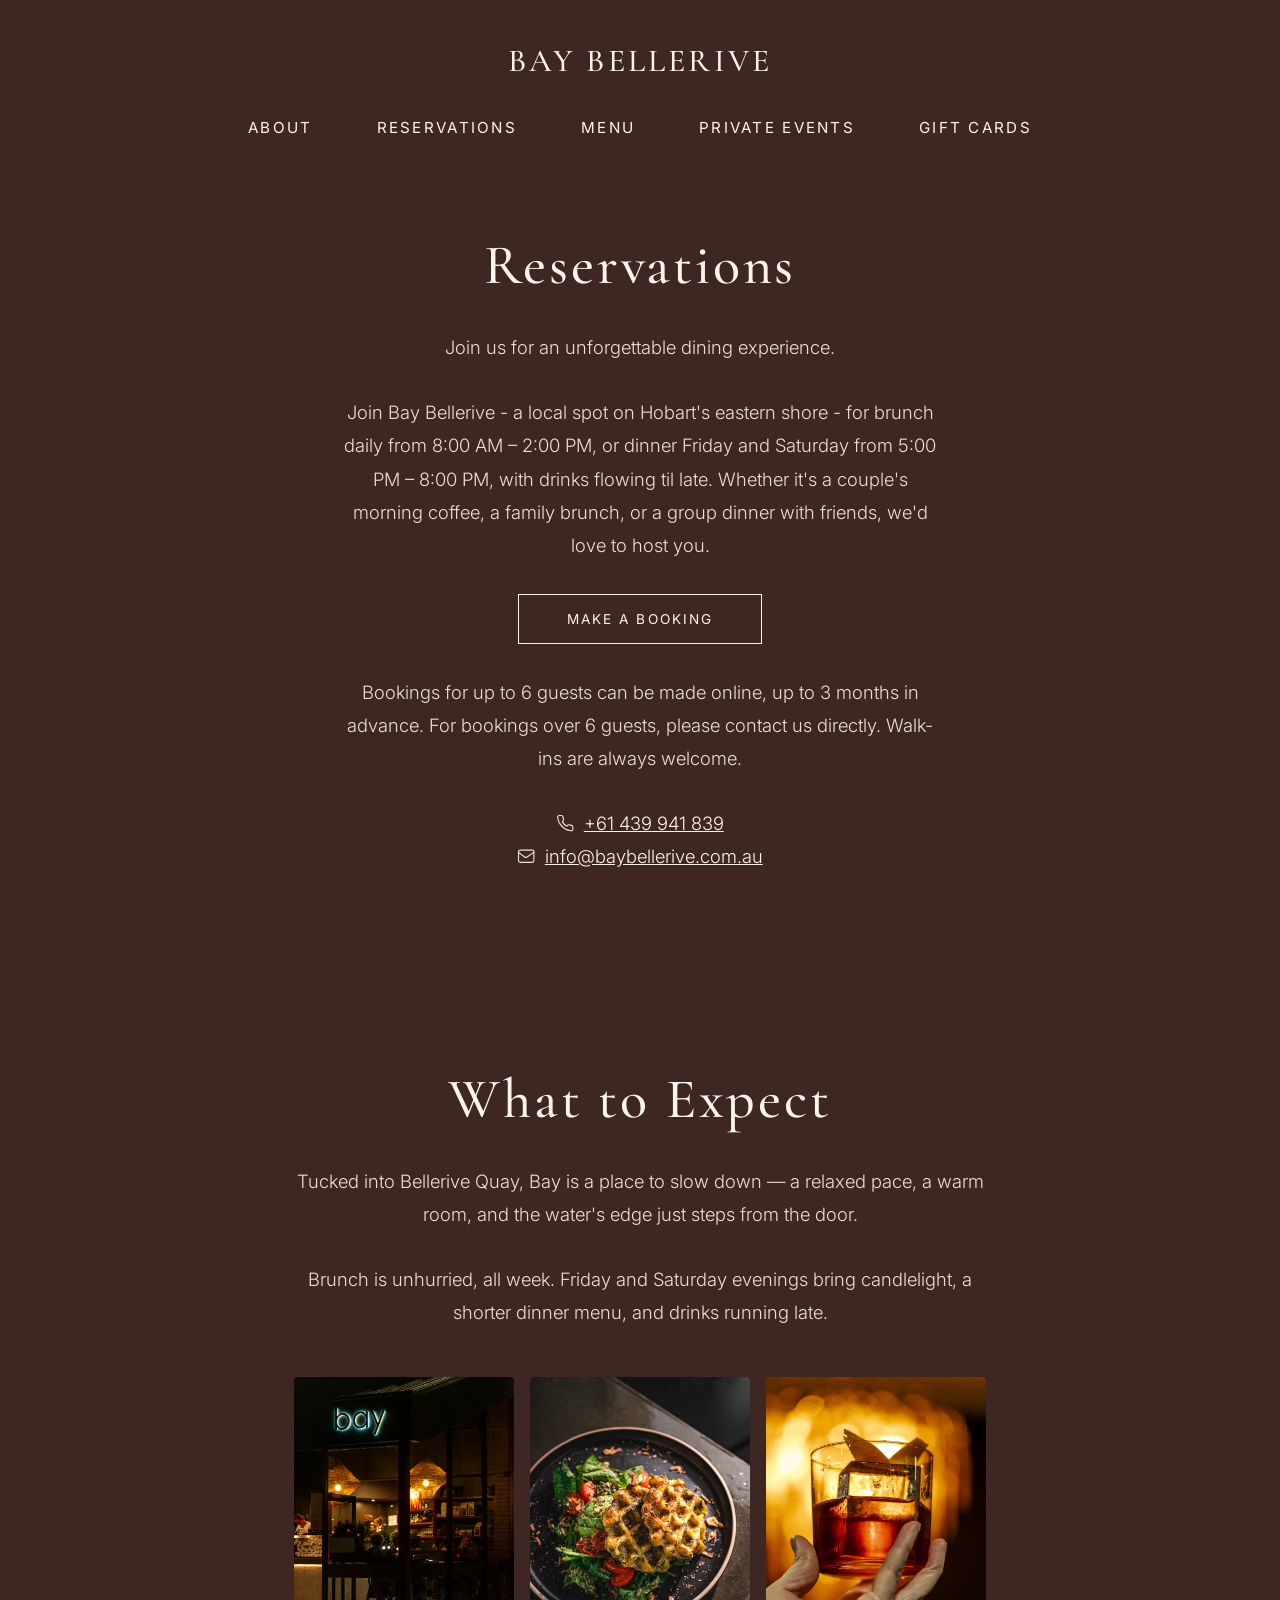
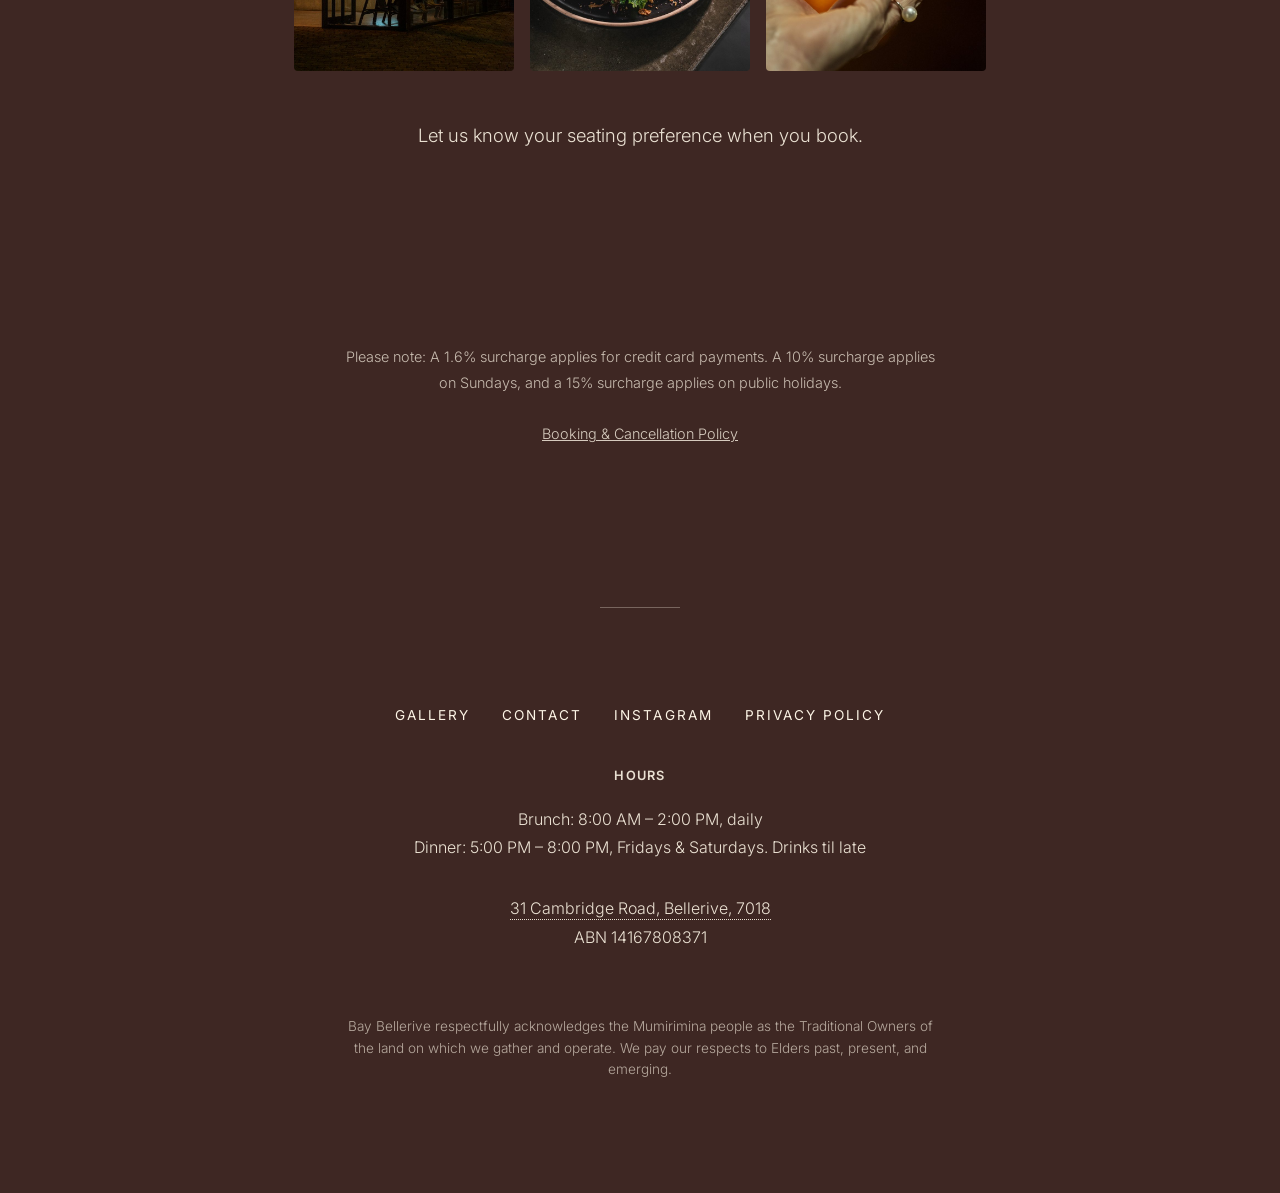
<file: reservations.html>
<!DOCTYPE html>
<html lang="en">
<head>
    <!-- Google tag (gtag.js) -->
    <script async src="https://www.googletagmanager.com/gtag/js?id=G-R5LETC9148"></script>
    <script>
      window.dataLayer = window.dataLayer || [];
      function gtag(){dataLayer.push(arguments);}
      gtag('js', new Date());

      gtag('config', 'G-R5LETC9148');
    </script>
    <meta charset="UTF-8">
    <meta name="viewport" content="width=device-width, initial-scale=1.0">
    <title>Reservations — Book Dining at Bay Bellerive, Bellerive Quay</title>
    <meta name="description" content="Book a table for brunch at Bay Bellerive, right on the water at Bellerive Quay, Hobart’s Eastern Shore. Online bookings for up to 6 guests, or walk in any day.">
    <link rel="stylesheet" href="styles.css">
    <link rel="preconnect" href="https://fonts.googleapis.com">
    <link rel="preconnect" href="https://fonts.gstatic.com" crossorigin>
    <link rel="icon" type="image/svg+xml" href="images/favicon.svg">
    <link href="https://fonts.googleapis.com/css2?family=Cormorant+Garamond:wght@400;500;600&family=Inter:wght@300;400;600&display=swap" rel="stylesheet">
</head>
<body>
    <header class="navbar fade-in">
        <a href="index.html" class="logo">BAY BELLERIVE</a>
        <nav class="nav-links">
            <a href="index.html#about">ABOUT</a>
            <a href="reservations.html">RESERVATIONS</a>
            <a href="menu.html">MENU</a>
            <a href="private-events.html">PRIVATE EVENTS</a>
            <a href="vouchers.html">GIFT CARDS</a>
        </nav>
    </header>

    <main style="padding-top: 200px; min-height: 80vh;">
        <section id="reservations" class="centered-section fade-in-up" style="padding-top: 2rem;">
            <h2>Reservations</h2>
            <p>Join us for an unforgettable dining experience.</p>

            <p style="max-width: 600px; margin: 2rem auto 0;">Join Bay Bellerive - a local spot on Hobart's eastern shore - for brunch daily from 8:00 AM – 2:00 PM, or dinner Friday and Saturday from 5:00 PM – 8:00 PM, with drinks flowing til late. Whether it's a couple's morning coffee, a family brunch, or a group dinner with friends, we'd love to host you.</p>

            <button id="open-reservation-btn" class="btn" style="margin: 2rem 0; background: transparent; color: var(--text-color); cursor: pointer;">Make a Booking</button>
            
            <div class="booking-info" style="max-width: 600px; margin: 0 auto; text-align: center;">
                <p>Bookings for up to 6 guests can be made online, up to 3 months in advance. For bookings over 6 guests, please contact us directly. Walk-ins are always welcome.</p>
                <p style="margin-top: 1rem;"><svg xmlns="http://www.w3.org/2000/svg" width="1em" height="1em" viewBox="0 0 24 24" fill="none" stroke="currentColor" stroke-width="1.5" stroke-linecap="round" stroke-linejoin="round" aria-hidden="true" focusable="false" style="vertical-align: -0.125em; margin-right: 0.5em;"><path d="M22 16.92v3a2 2 0 0 1-2.18 2 19.79 19.79 0 0 1-8.63-3.07 19.5 19.5 0 0 1-6-6A19.79 19.79 0 0 1 2.12 4.18 2 2 0 0 1 4.11 2h3a2 2 0 0 1 2 1.72c.13.96.36 1.9.7 2.81a2 2 0 0 1-.45 2.11L8.09 9.91a16 16 0 0 0 6 6l1.27-1.27a2 2 0 0 1 2.11-.45c.91.34 1.85.57 2.81.7A2 2 0 0 1 22 16.92z"/></svg><a href="tel:+61439941839" style="text-decoration: underline;">+61 439 941 839</a><br>
                <svg xmlns="http://www.w3.org/2000/svg" width="1em" height="1em" viewBox="0 0 24 24" fill="none" stroke="currentColor" stroke-width="1.5" stroke-linecap="round" stroke-linejoin="round" aria-hidden="true" focusable="false" style="vertical-align: -0.125em; margin-right: 0.5em;"><rect x="2" y="4" width="20" height="16" rx="2"/><path d="m22 7-9.4 6.27a2 2 0 0 1-2.2 0L2 7"/></svg><a href="mailto:info@baybellerive.com.au" style="text-decoration: underline;">info@baybellerive.com.au</a></p>
            </div>
        </section>

        <section id="what-to-expect" class="centered-section fade-in-up" style="padding-top: 2rem;">
            <h2>What to Expect</h2>
            <div style="max-width: 700px; margin: 0 auto; text-align: center;">
                <p>Tucked into Bellerive Quay, Bay is a place to slow down — a relaxed pace, a warm room, and the water's edge just steps from the door.</p>

                <p>Brunch is unhurried, all week. Friday and Saturday evenings bring candlelight, a shorter dinner menu, and drinks running late.</p>

                <div class="what-to-expect-gallery" style="display: flex; gap: 1rem; margin: 3rem 0; flex-wrap: wrap; justify-content: center;">
                    <img src="images/what-to-expect-room.jpg" alt="The lit Bay Bellerive shopfront at night, seen from the street" style="width: 31%; min-width: 220px; border-radius: 4px; object-fit: cover; aspect-ratio: 3/4;" loading="lazy">
            <img src="images/what-to-expect-brunch.jpg" alt="A savoury waffle plated with greens and tomato for brunch" style="width: 31%; min-width: 220px; border-radius: 4px; object-fit: cover; aspect-ratio: 3/4;" loading="lazy">
            <img src="images/what-to-expect-dinner.jpg" alt="A cocktail held in warm candlelight during evening service" style="width: 31%; min-width: 220px; border-radius: 4px; object-fit: cover; aspect-ratio: 3/4;" loading="lazy">
                </div>

                <p>Let us know your seating preference when you book.</p>
            </div>
        </section>

        <section class="centered-section" style="padding-top: 0;">
            <div class="booking-info" style="max-width: 600px; margin: 0 auto; text-align: center;">
                <p style="font-size: 0.9rem; margin-top: 2rem; opacity: 0.8;">Please note: A 1.6% surcharge applies for credit card payments. A 10% surcharge applies on Sundays, and a 15% surcharge applies on public holidays.<br><br><a href="cancellation-policy.html" style="text-decoration: underline;">Booking &amp; Cancellation Policy</a></p>
            </div>
        </section>

        <!-- Reservation Modal -->
        <div id="reservation-modal" class="modal">
            <div class="modal-content">
                <span id="close-reservation-btn" class="close-modal">&times;</span>
                <div class='obee-widget' account="restaurantbay" hide-header='false' min-height='450' add-height='50' scrolltop='true' widget-type='booking'></div>
                <script src='https://bookings.obeeapp.com/iframe.js'></script>
            </div>
        </div>

        <script>
            document.addEventListener('DOMContentLoaded', () => {
                const modal = document.getElementById('reservation-modal');
                const openBtn = document.getElementById('open-reservation-btn');
                const closeBtn = document.getElementById('close-reservation-btn');

                openBtn.addEventListener('click', () => {
                    modal.classList.add('active');
                });

                closeBtn.addEventListener('click', () => {
                    modal.classList.remove('active');
                });

                // Close on outside click
                window.addEventListener('click', (e) => {
                    if (e.target === modal) {
                        modal.classList.remove('active');
                    }
                });
            });
        </script>
    </main>

    <footer id="contact" class="footer fade-in-up">
        <div class="footer-minimal">
            <nav class="footer-nav">
                <a href="gallery.html">Gallery</a>
                <a href="contact.html">Contact</a>
                <a href="https://www.instagram.com/bay_bellerive/" target="_blank">Instagram</a>
                <a href="privacy.html">Privacy Policy</a>
            </nav>
            <div style="margin-bottom: 2rem;">
                <p><strong>Hours</strong></p>
                <p>Brunch: 8:00 AM – 2:00 PM, daily<br>
                Dinner: 5:00 PM – 8:00 PM, Fridays &amp; Saturdays. Drinks til late</p>
            </div>
            <p><a href="https://www.google.com/maps/place/Bay+Bellerive/@-42.8748949,147.3681846,17z/data=!4m15!1m8!3m7!1s0xaa6ddf8e23644c27:0x6f376dc937195df!2s31+Cambridge+Rd,+Bellerive+TAS+7018,+%C3%9Ac!3b1!8m2!3d-42.8748949!4d147.3681846!16s%2Fg%2F11bw422xyg!3m5!1s0xaa6ddf1f81bbf6e3:0x599cf4a68044b2e5!8m2!3d-42.8748361!4d147.3679293!16s%2Fg%2F11ytvm6ppn?entry=ttu&g_ep=EgoyMDI2MDgxOS4wIKXMDSoASAFQAw%3D%3D" target="_blank" style="color: inherit; text-decoration: none; border-bottom: 1px dotted currentColor; padding-bottom: 1px; transition: opacity 0.2s;" onmouseover="this.style.opacity='0.7'" onmouseout="this.style.opacity='1'">31 Cambridge Road, Bellerive, 7018</a><br>
            ABN 14167808371</p>
            <p style="margin-top: 4rem; font-size: 0.85rem; opacity: 0.7; max-width: 600px; margin-left: auto; margin-right: auto; line-height: 1.6;">Bay Bellerive respectfully acknowledges the Mumirimina people as the Traditional Owners of the land on which we gather and operate. We pay our respects to Elders past, present, and emerging.</p>
        </div>
    </footer>

    <script src="script.js"></script>
</body>
</html>
</file>
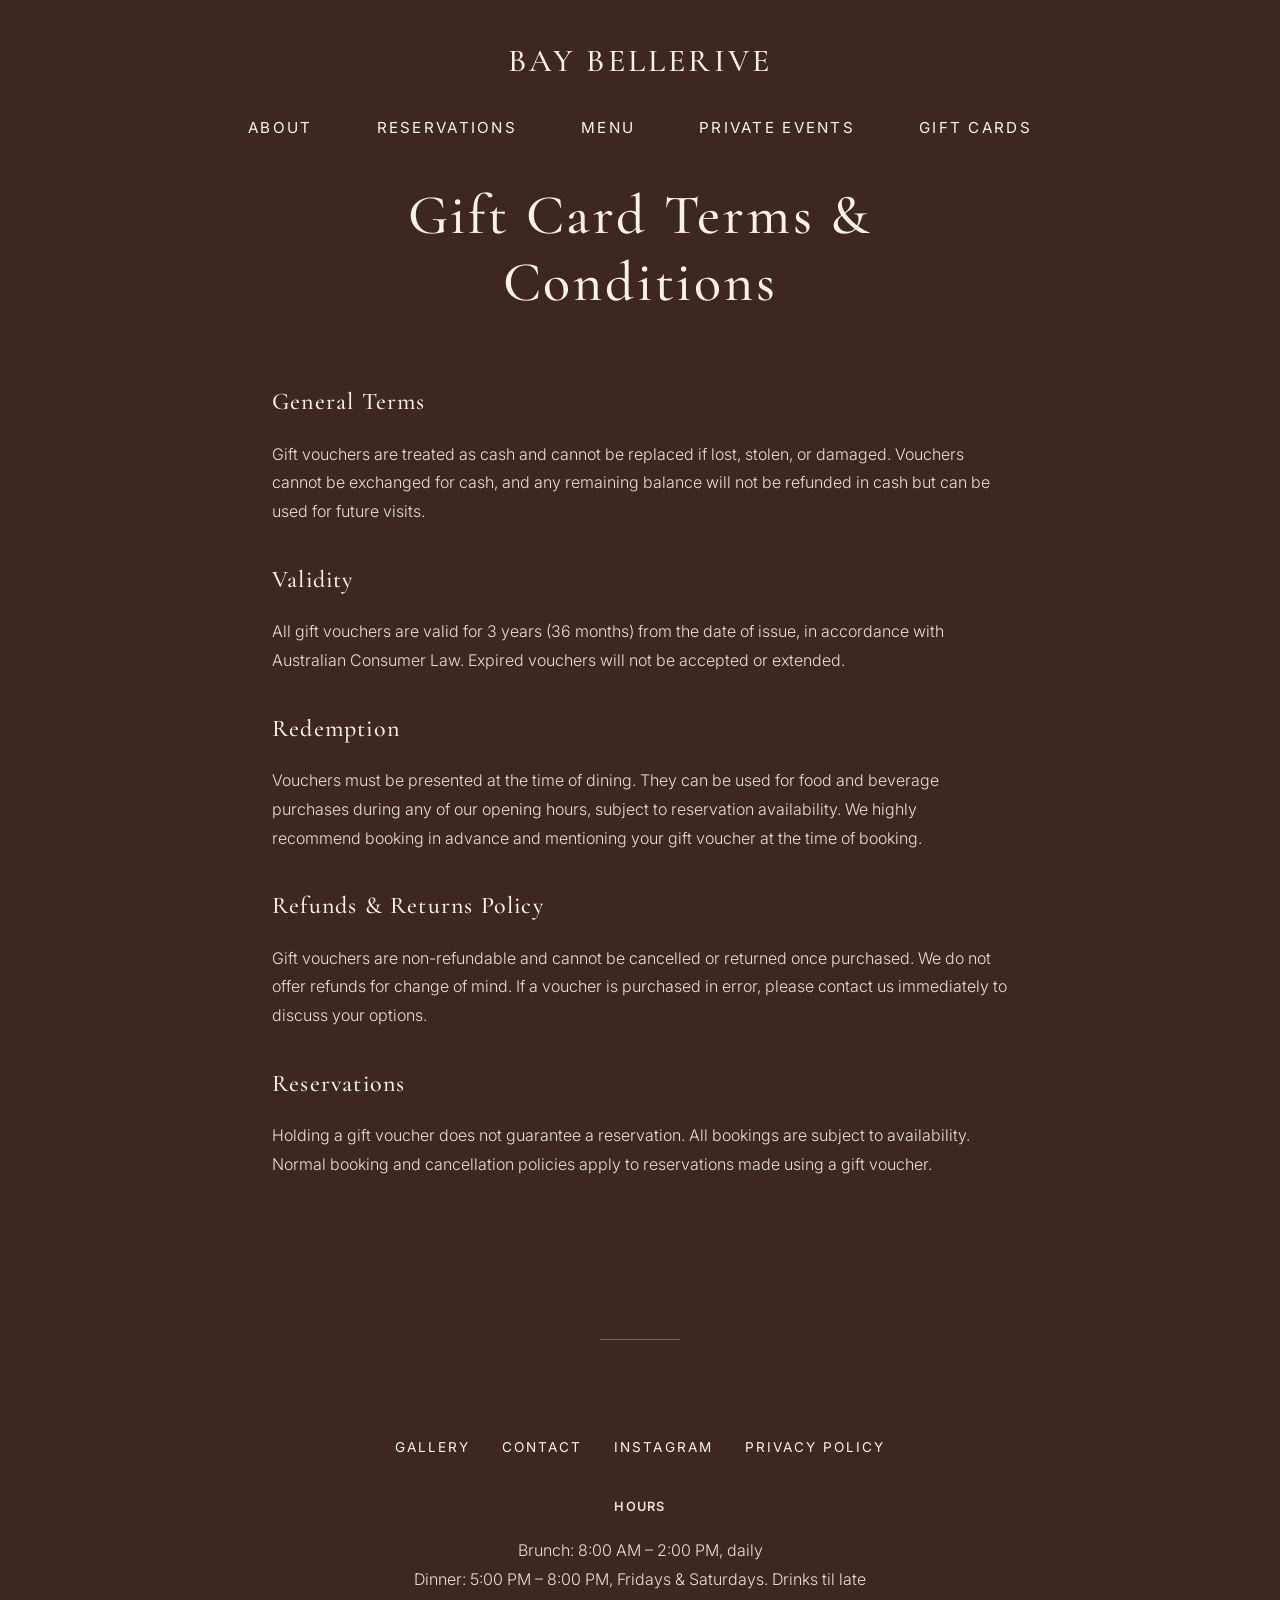
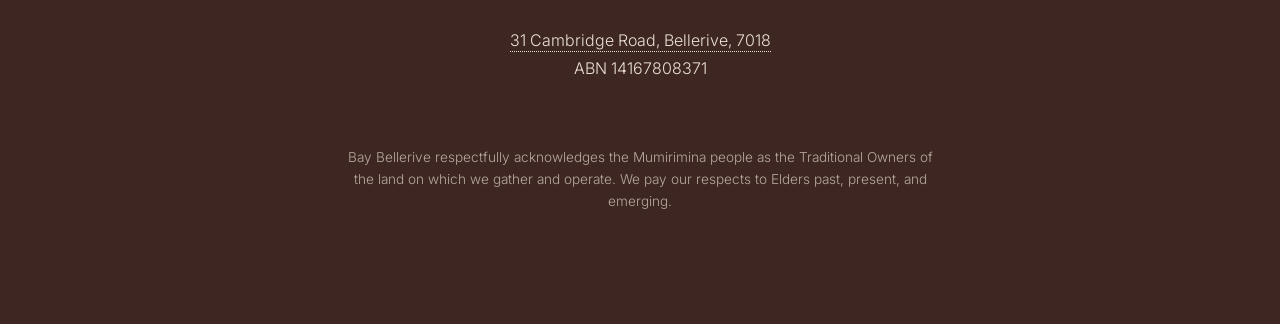
<file: voucher-terms.html>
<!DOCTYPE html>
<html lang="en">
<head>
    <!-- Google tag (gtag.js) -->
    <script async src="https://www.googletagmanager.com/gtag/js?id=G-R5LETC9148"></script>
    <script>
      window.dataLayer = window.dataLayer || [];
      function gtag(){dataLayer.push(arguments);}
      gtag('js', new Date());

      gtag('config', 'G-R5LETC9148');
    </script>
    <meta charset="UTF-8">
    <meta name="viewport" content="width=device-width, initial-scale=1.0">
    <title>Gift Card Terms & Conditions | Bay Bellerive</title>
    <meta name="description" content="Gift Voucher Terms and Conditions, and Refunds and Returns Policy for Bay Bellerive.">
    <link rel="stylesheet" href="styles.css">
    <link rel="preconnect" href="https://fonts.googleapis.com">
    <link rel="preconnect" href="https://fonts.gstatic.com" crossorigin>
    <link rel="icon" type="image/svg+xml" href="images/favicon.svg">
    <link href="https://fonts.googleapis.com/css2?family=Cormorant+Garamond:wght@400;500;600&family=Inter:wght@300;400;600&display=swap" rel="stylesheet">
</head>
<body>
    <header class="navbar fade-in">
        <a href="index.html" class="logo">BAY BELLERIVE</a>
        <nav class="nav-links">
            <a href="index.html#about">ABOUT</a>
            <a href="reservations.html">RESERVATIONS</a>
            <a href="menu.html">MENU</a>
            <a href="private-events.html">PRIVATE EVENTS</a>
            <a href="vouchers.html">GIFT CARDS</a>
        </nav>
    </header>

    <main style="padding-top: 150px; min-height: 80vh;">
        <section class="centered-section fade-in-up" style="padding-top: 2rem; max-width: 800px; text-align: left;">
            <h2 style="text-align: center;">Gift Card Terms & Conditions</h2>
            
            <div style="margin-top: 4rem;">
                <h3 style="font-size: 1.5rem; margin-bottom: 1rem;">General Terms</h3>
                <p style="font-size: 1rem; margin-bottom: 2rem;">Gift vouchers are treated as cash and cannot be replaced if lost, stolen, or damaged. Vouchers cannot be exchanged for cash, and any remaining balance will not be refunded in cash but can be used for future visits.</p>

                <h3 style="font-size: 1.5rem; margin-bottom: 1rem;">Validity</h3>
                <p style="font-size: 1rem; margin-bottom: 2rem;">All gift vouchers are valid for 3 years (36 months) from the date of issue, in accordance with Australian Consumer Law. Expired vouchers will not be accepted or extended.</p>

                <h3 style="font-size: 1.5rem; margin-bottom: 1rem;">Redemption</h3>
                <p style="font-size: 1rem; margin-bottom: 2rem;">Vouchers must be presented at the time of dining. They can be used for food and beverage purchases during any of our opening hours, subject to reservation availability. We highly recommend booking in advance and mentioning your gift voucher at the time of booking.</p>

                <h3 style="font-size: 1.5rem; margin-bottom: 1rem;">Refunds & Returns Policy</h3>
                <p style="font-size: 1rem; margin-bottom: 2rem;">Gift vouchers are non-refundable and cannot be cancelled or returned once purchased. We do not offer refunds for change of mind. If a voucher is purchased in error, please contact us immediately to discuss your options.</p>

                <h3 style="font-size: 1.5rem; margin-bottom: 1rem;">Reservations</h3>
                <p style="font-size: 1rem; margin-bottom: 2rem;">Holding a gift voucher does not guarantee a reservation. All bookings are subject to availability. Normal booking and cancellation policies apply to reservations made using a gift voucher.</p>
            </div>
        </section>
    </main>

    <footer id="contact" class="footer fade-in-up">
        <div class="footer-minimal">
            <nav class="footer-nav">
                <a href="gallery.html">Gallery</a>
                <a href="contact.html">Contact</a>
                <a href="https://www.instagram.com/bay_bellerive/" target="_blank">Instagram</a>
                <a href="privacy.html">Privacy Policy</a>
            </nav>
            <div style="margin-bottom: 2rem;">
                <p><strong>Hours</strong></p>
                <p>Brunch: 8:00 AM – 2:00 PM, daily<br>
                Dinner: 5:00 PM – 8:00 PM, Fridays &amp; Saturdays. Drinks til late</p>
            </div>
            <p><a href="https://www.google.com/maps/place/Bay+Bellerive/@-42.8748949,147.3681846,17z/data=!4m15!1m8!3m7!1s0xaa6ddf8e23644c27:0x6f376dc937195df!2s31+Cambridge+Rd,+Bellerive+TAS+7018,+%C3%9Ac!3b1!8m2!3d-42.8748949!4d147.3681846!16s%2Fg%2F11bw422xyg!3m5!1s0xaa6ddf1f81bbf6e3:0x599cf4a68044b2e5!8m2!3d-42.8748361!4d147.3679293!16s%2Fg%2F11ytvm6ppn?entry=ttu&g_ep=EgoyMDI2MDgxOS4wIKXMDSoASAFQAw%3D%3D" target="_blank" style="color: inherit; text-decoration: none; border-bottom: 1px dotted currentColor; padding-bottom: 1px; transition: opacity 0.2s;" onmouseover="this.style.opacity='0.7'" onmouseout="this.style.opacity='1'">31 Cambridge Road, Bellerive, 7018</a><br>
            ABN 14167808371</p>
            <p style="margin-top: 4rem; font-size: 0.85rem; opacity: 0.7; max-width: 600px; margin-left: auto; margin-right: auto; line-height: 1.6;">Bay Bellerive respectfully acknowledges the Mumirimina people as the Traditional Owners of the land on which we gather and operate. We pay our respects to Elders past, present, and emerging.</p>
        </div>
    </footer>

    <script src="script.js"></script>
</body>
</html>
</file>
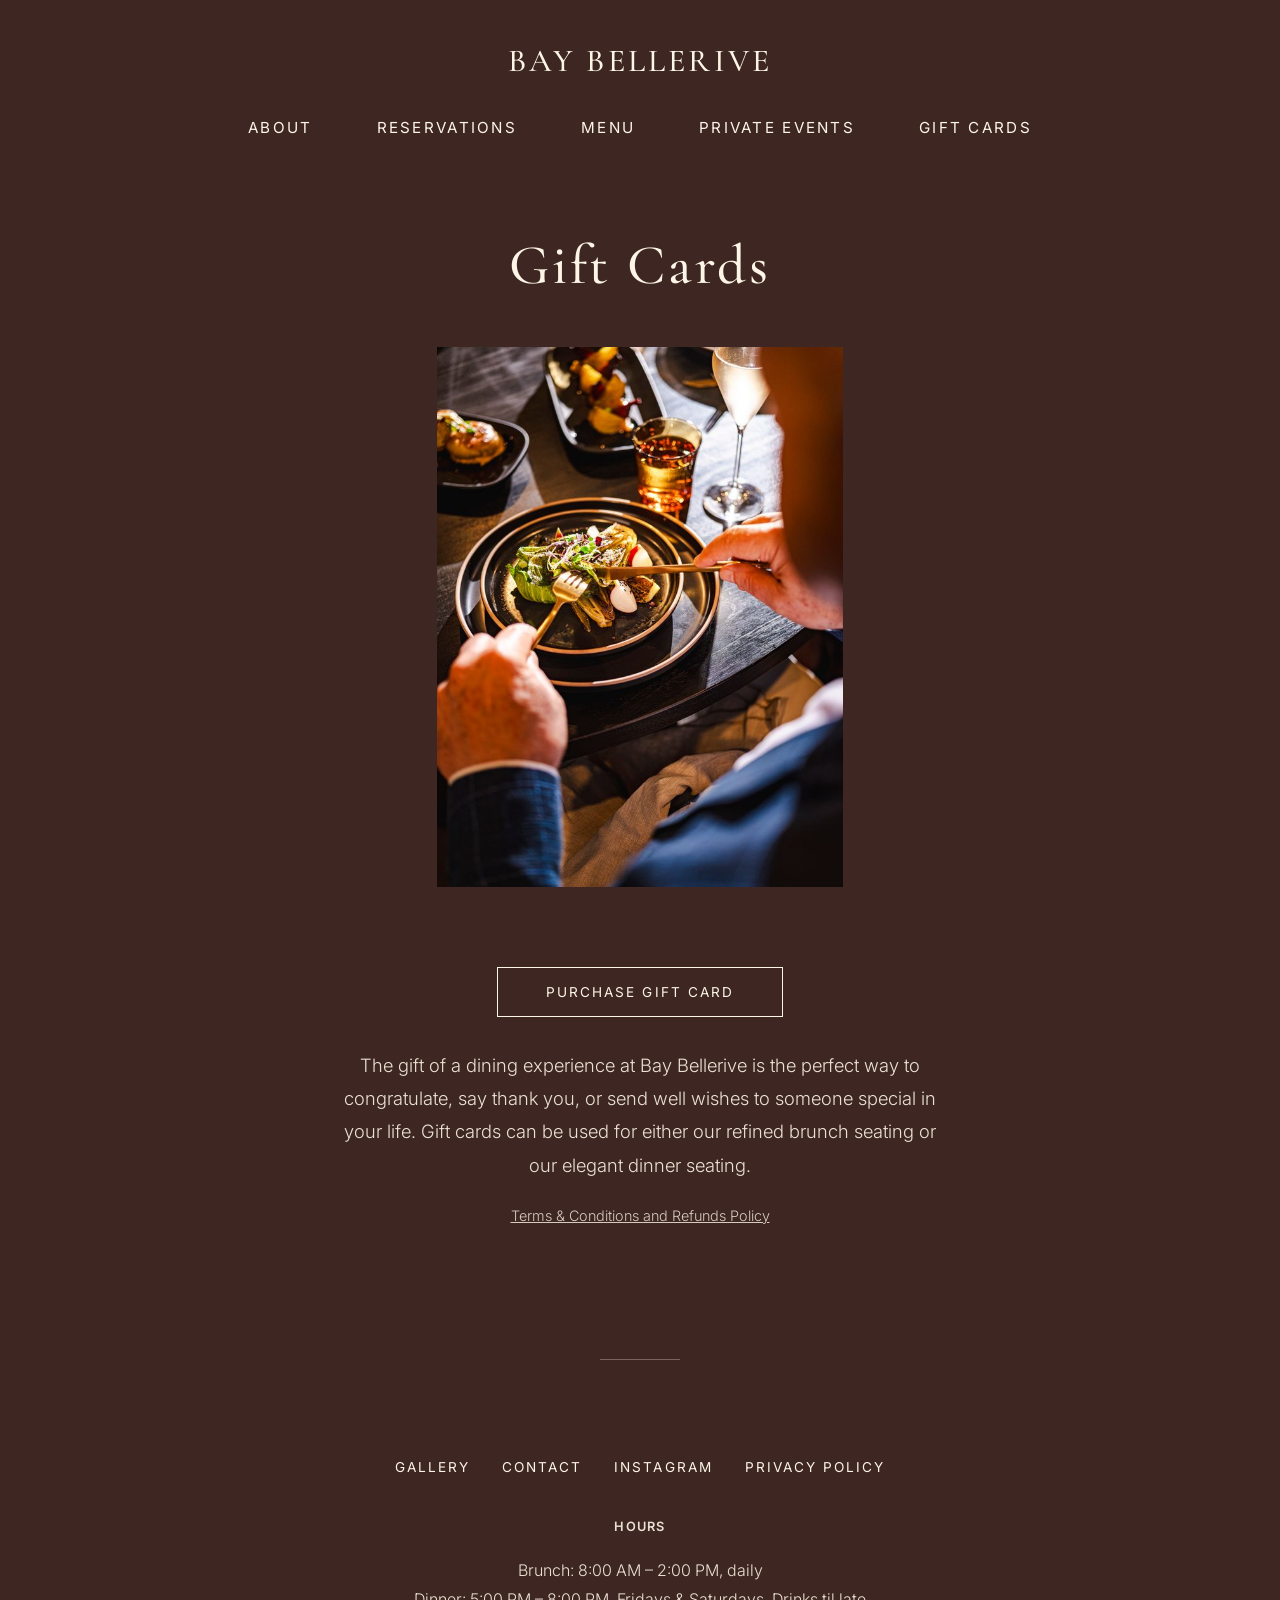
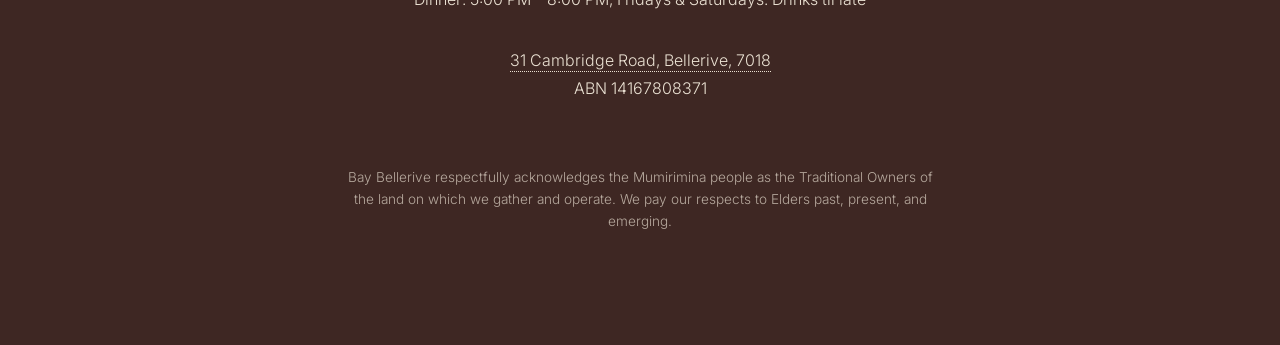
<file: vouchers.html>
<!DOCTYPE html>
<html lang="en">
<head>
    <!-- Google tag (gtag.js) -->
    <script async src="https://www.googletagmanager.com/gtag/js?id=G-R5LETC9148"></script>
    <script>
      window.dataLayer = window.dataLayer || [];
      function gtag(){dataLayer.push(arguments);}
      gtag('js', new Date());

      gtag('config', 'G-R5LETC9148');
    </script>
    <meta charset="UTF-8">
    <meta name="viewport" content="width=device-width, initial-scale=1.0">
    <title>Gift Cards — Bay Bellerive, Bellerive Quay</title>
    <meta name="description" content="Give the gift of dining at Bay Bellerive, Bellerive Quay. Gift cards can be used for brunch or dinner on Hobart’s Eastern Shore.">
    <link rel="stylesheet" href="styles.css">
    <link rel="preconnect" href="https://fonts.googleapis.com">
    <link rel="preconnect" href="https://fonts.gstatic.com" crossorigin>
    <link rel="icon" type="image/svg+xml" href="images/favicon.svg">
    <link href="https://fonts.googleapis.com/css2?family=Cormorant+Garamond:wght@400;500;600&family=Inter:wght@300;400;600&display=swap" rel="stylesheet">
</head>
<body>
    <header class="navbar fade-in">
        <a href="index.html" class="logo">BAY BELLERIVE</a>
        <nav class="nav-links">
            <a href="index.html#about">ABOUT</a>
            <a href="reservations.html">RESERVATIONS</a>
            <a href="menu.html">MENU</a>
            <a href="private-events.html">PRIVATE EVENTS</a>
            <a href="vouchers.html">GIFT CARDS</a>
        </nav>
    </header>

    <main style="padding-top: 200px; min-height: 80vh;">
        <section id="vouchers" class="centered-section fade-in-up" style="padding-top: 2rem;">
            <h2>Gift Cards</h2>
            <img src="images/wcxIknCg.jpg" class="landscape-img" alt="Give the gift of an unforgettable dining experience at Bay Bellerive in Bellerive">
            
            <button id="open-voucher-btn" class="btn" style="margin-bottom: 2rem; background: transparent; color: var(--text-color); cursor: pointer;">Purchase Gift Card</button>
            
            <p style="max-width: 600px; margin: 0 auto; margin-bottom: 1rem;">The gift of a dining experience at Bay Bellerive is the perfect way to congratulate, say thank you, or send well wishes to someone special in your life. Gift cards can be used for either our refined brunch seating or our elegant dinner seating.</p>
            <p style="max-width: 600px; margin: 0 auto;"><a href="voucher-terms.html" style="font-size: 0.9rem; text-decoration: underline; opacity: 0.8;">Terms & Conditions and Refunds Policy</a></p>
        </section>

        <!-- Voucher Modal -->
        <div id="voucher-modal" class="modal">
            <div class="modal-content">
                <span id="close-voucher-btn" class="close-modal">&times;</span>
                <div class='obee-voucher-widget' account="restaurantbay" hide-header='true' min-height='450' add-height='50' scrolltop='true' widget-type='voucher'></div>
                <script src='https://vouchers.obeeapp.com/iframe-voucher.js'></script>
            </div>
        </div>

        <script>
            document.addEventListener('DOMContentLoaded', () => {
                const modal = document.getElementById('voucher-modal');
                const openBtn = document.getElementById('open-voucher-btn');
                const closeBtn = document.getElementById('close-voucher-btn');

                openBtn.addEventListener('click', () => {
                    modal.classList.add('active');
                });

                closeBtn.addEventListener('click', () => {
                    modal.classList.remove('active');
                });

                // Close on outside click
                window.addEventListener('click', (e) => {
                    if (e.target === modal) {
                        modal.classList.remove('active');
                    }
                });
            });
        </script>
    </main>

    <footer id="contact" class="footer fade-in-up">
        <div class="footer-minimal">
            <nav class="footer-nav">
                <a href="gallery.html">Gallery</a>
                <a href="contact.html">Contact</a>
                <a href="https://www.instagram.com/bay_bellerive/" target="_blank">Instagram</a>
                <a href="privacy.html">Privacy Policy</a>
            </nav>
            <div style="margin-bottom: 2rem;">
                <p><strong>Hours</strong></p>
                <p>Brunch: 8:00 AM – 2:00 PM, daily<br>
                Dinner: 5:00 PM – 8:00 PM, Fridays &amp; Saturdays. Drinks til late</p>
            </div>
            <p><a href="https://www.google.com/maps/place/Bay+Bellerive/@-42.8748949,147.3681846,17z/data=!4m15!1m8!3m7!1s0xaa6ddf8e23644c27:0x6f376dc937195df!2s31+Cambridge+Rd,+Bellerive+TAS+7018,+%C3%9Ac!3b1!8m2!3d-42.8748949!4d147.3681846!16s%2Fg%2F11bw422xyg!3m5!1s0xaa6ddf1f81bbf6e3:0x599cf4a68044b2e5!8m2!3d-42.8748361!4d147.3679293!16s%2Fg%2F11ytvm6ppn?entry=ttu&g_ep=EgoyMDI2MDgxOS4wIKXMDSoASAFQAw%3D%3D" target="_blank" style="color: inherit; text-decoration: none; border-bottom: 1px dotted currentColor; padding-bottom: 1px; transition: opacity 0.2s;" onmouseover="this.style.opacity='0.7'" onmouseout="this.style.opacity='1'">31 Cambridge Road, Bellerive, 7018</a><br>
            ABN 14167808371</p>
            <p style="margin-top: 4rem; font-size: 0.85rem; opacity: 0.7; max-width: 600px; margin-left: auto; margin-right: auto; line-height: 1.6;">Bay Bellerive respectfully acknowledges the Mumirimina people as the Traditional Owners of the land on which we gather and operate. We pay our respects to Elders past, present, and emerging.</p>
        </div>
    </footer>

    <script src="script.js"></script>
</body>
</html>
</file>
<file: styles.css>
:root {
    --bg-color: #3e2723; /* Chocolate brown */
    --text-color: #fdf5e6; /* Warm cream/beige */
    --font-family-body: 'Inter', sans-serif;
    --font-family-heading: 'Cormorant Garamond', serif;
    --transition-speed: 0.3s;
}

* {
    margin: 0;
    padding: 0;
    box-sizing: border-box;
}

body {
    background-color: var(--bg-color);
    color: var(--text-color);
    font-family: var(--font-family-body);
    line-height: 1.8;
    -webkit-font-smoothing: antialiased;
    -moz-osx-font-smoothing: grayscale;
}

a {
    color: var(--text-color);
    text-decoration: none;
    position: relative;
}

/* Typography */
h1, h2, h3, h4, .logo {
    font-family: var(--font-family-heading);
    font-weight: 500;
    letter-spacing: 0.05em;
    margin-bottom: 2rem;
}

.logo {
    font-size: 2rem;
    margin-bottom: 1rem;
    letter-spacing: 0.1em;
    text-transform: uppercase;
}

h2 {
    font-size: 3.5rem;
    line-height: 1.2;
}

h3 {
    font-size: 2rem;
}

p {
    margin-bottom: 2rem;
    font-size: 1.15rem;
    font-weight: 300;
    color: rgba(253, 245, 230, 0.9);
}

/* Navbar */
.navbar {
    display: flex;
    flex-direction: column;
    align-items: center;
    justify-content: center;
    padding: 2rem 4rem;
    position: absolute;
    top: 0;
    width: 100%;
    z-index: 100;
    background: transparent;
}

.nav-links {
    display: flex;
    gap: 3rem;
}

.nav-links a {
    font-size: 0.95rem;
    letter-spacing: 0.15em;
    text-transform: uppercase;
    font-weight: 400;
    padding: 0.5rem;
}

.nav-links a::after {
    content: '';
    position: absolute;
    width: 0;
    height: 1px;
    bottom: -4px;
    left: 0;
    background-color: var(--text-color);
    transition: width var(--transition-speed) ease;
}

.nav-links a:hover::after {
    width: 100%;
}

/* Hero Section */
.hero {
    padding-top: 180px;
    display: flex;
    align-items: center;
    justify-content: center;
    position: relative;
    padding-bottom: 4rem;
}

.hero-img {
    width: 100%;
    max-width: 900px;
    height: 85vh;
    object-fit: cover;
    object-position: center 15%;
    padding: 0 2rem;
}

/* Single Column Layout (Gimlet Style) */
.single-column {
    padding: 6rem 2rem;
    display: flex;
    justify-content: center;
    text-align: center;
}

.text-block {
    max-width: 800px;
    width: 100%;
}

/* Menu Layout */
.menu-section {
    max-width: 800px;
    margin: 5rem auto;
    text-align: left;
}

.menu-category-title {
    text-align: center;
    font-size: 2.2rem;
    margin-bottom: 3rem;
    letter-spacing: 0.1em;
    font-weight: 400;
}

.menu-item {
    margin-bottom: 2rem;
}

.menu-item-header {
    display: flex;
    justify-content: space-between;
    align-items: baseline;
    border-bottom: 1px dotted rgba(253, 245, 230, 0.3);
    margin-bottom: 0.5rem;
    padding-bottom: 0.2rem;
}

.menu-item-title {
    font-family: 'Cormorant Garamond', serif;
    font-size: 1.4rem;
    font-weight: 500;
}

.menu-item-price {
    font-family: 'Inter', sans-serif;
    font-size: 1.1rem;
}

.menu-item-desc {
    font-size: 0.95rem;
    opacity: 0.8;
    margin: 0;
    line-height: 1.5;
}

.menu-sides {
    margin-top: 4rem;
    text-align: center;
    font-size: 0.95rem;
    opacity: 0.8;
    line-height: 1.8;
}

/* Image Breaks */
.image-break {
    display: grid;
    grid-template-columns: 1fr 1fr;
    gap: 4rem;
    max-width: 1000px;
    margin: 0 auto;
    padding: 4rem 2rem;
}

.portrait-img {
    width: 100%;
    aspect-ratio: 3 / 4;
    object-fit: cover;
    display: block;
}

/* Centered Sections */
.centered-section {
    padding: 8rem 2rem;
    text-align: center;
    max-width: 800px;
    margin: 0 auto;
}

/* Contact Block */
.contact-block {
    margin-top: 4rem;
}

/* Button */
.btn {
    display: inline-block;
    padding: 1rem 3rem;
    border: 1px solid var(--text-color);
    text-transform: uppercase;
    letter-spacing: 0.15em;
    font-size: 0.85rem;
    transition: all var(--transition-speed) ease;
    margin-top: 2rem;
    font-family: var(--font-family-body);
}

.btn:hover {
    background-color: var(--text-color);
    color: var(--bg-color);
}

/* Footer */
.footer {
    padding: 6rem 2rem;
    text-align: center;
    position: relative;
}

.footer::before {
    content: '';
    position: absolute;
    top: 0;
    left: 50%;
    transform: translateX(-50%);
    width: 80px;
    height: 1px;
    background-color: rgba(253, 245, 230, 0.3);
}

.footer-minimal {
    max-width: 800px;
    margin: 0 auto;
}

.footer-minimal p {
    font-size: 1rem;
    margin-bottom: 1rem;
}

.footer-minimal strong {
    font-weight: 600;
    text-transform: uppercase;
    font-size: 0.8rem;
    letter-spacing: 0.1em;
}

.social-links-footer {
    margin-top: 3rem;
}

.social-links-footer a {
    text-transform: uppercase;
    letter-spacing: 0.15em;
    font-size: 0.85rem;
}

.footer-nav {
    display: flex;
    justify-content: center;
    gap: 2rem;
    margin-bottom: 2rem;
    flex-wrap: wrap;
}

.footer-nav a {
    text-transform: uppercase;
    letter-spacing: 0.15em;
    font-size: 0.85rem;
    font-weight: 400;
}

.footer-nav a::after {
    content: '';
    position: absolute;
    width: 0;
    height: 1px;
    bottom: -4px;
    left: 0;
    background-color: var(--text-color);
    transition: width var(--transition-speed) ease;
}

.footer-nav a:hover::after {
    width: 100%;
}

/* Gallery Grid */
.gallery-grid {
    display: grid;
    grid-template-columns: repeat(auto-fill, minmax(300px, 1fr));
    gap: 2rem;
    padding: 2rem;
    max-width: 1200px;
    margin: 0 auto;
}

.gallery-item {
    width: 100%;
    aspect-ratio: 1 / 1;
    object-fit: cover;
    transition: transform var(--transition-speed) ease;
    cursor: pointer;
}

.gallery-item:hover {
    transform: scale(1.02);
}

/* Map Container */
.map-container {
    width: 100%;
    height: 400px;
    margin-top: 3rem;
    border: 1px solid rgba(253, 245, 230, 0.2);
}

.map-container iframe {
    width: 100%;
    height: 100%;
    border: none;
}

/* Animations */
.fade-in {
    opacity: 0;
    animation: fadeIn 1.5s ease forwards;
}

.fade-in-up {
    opacity: 0;
    transform: translateY(30px);
    transition: opacity 1.2s ease, transform 1.2s ease;
}

.fade-in-up.visible {
    opacity: 1;
    transform: translateY(0);
}

@keyframes fadeIn {
    from { opacity: 0; }
    to { opacity: 1; }
}

/* Landscape Image */
.landscape-img {
    width: 100%;
    max-height: 60vh;
    object-fit: contain;
    max-width: 800px;
    margin: 3rem auto;
    display: block;
}

/* Modal Popup */
.modal {
    display: none;
    position: fixed;
    top: 0;
    left: 0;
    width: 100%;
    height: 100%;
    background-color: rgba(0, 0, 0, 0.8);
    z-index: 1000;
    justify-content: center;
    align-items: center;
}

.modal.active {
    display: flex;
    animation: fadeIn 0.3s ease;
}

.modal-content {
    background-color: var(--bg-color);
    padding: 2rem;
    width: 90%;
    max-width: 600px;
    border: 1px solid rgba(253, 245, 230, 0.2);
    position: relative;
    max-height: 90vh;
    overflow-y: auto;
}

.close-modal {
    position: absolute;
    top: 1rem;
    right: 1.5rem;
    font-size: 2rem;
    color: var(--text-color);
    cursor: pointer;
    font-family: var(--font-family-body);
}

/* Form Styles */
.custom-form {
    max-width: 600px;
    margin: 3rem auto;
    text-align: left;
}

.form-group {
    margin-bottom: 2rem;
}

.form-group label {
    display: block;
    margin-bottom: 0.5rem;
    font-size: 0.9rem;
    letter-spacing: 0.05em;
    text-transform: uppercase;
}

.form-control {
    width: 100%;
    padding: 1rem;
    background: transparent;
    border: 1px solid rgba(253, 245, 230, 0.3);
    color: var(--text-color);
    font-family: var(--font-family-body);
    font-size: 1rem;
    transition: border-color var(--transition-speed) ease;
}

.form-control:focus {
    outline: none;
    border-color: var(--text-color);
}

.form-control::placeholder {
    color: rgba(253, 245, 230, 0.4);
}

select.form-control {
    appearance: none;
    -webkit-appearance: none;
    -moz-appearance: none;
    background-image: url('data:image/svg+xml;utf8,<svg fill="%23fdf5e6" height="24" viewBox="0 0 24 24" width="24" xmlns="http://www.w3.org/2000/svg"><path d="M7 10l5 5 5-5z"/><path d="M0 0h24v24H0z" fill="none"/></svg>');
    background-repeat: no-repeat;
    background-position: right 1rem center;
}

select.form-control option {
    background-color: #3e2723;
    color: #fdf5e6;
}

/* Responsive Design */
@media (max-width: 900px) {
    .hero {
        padding-top: 220px;
    }
    
    .hero-img {
        height: 50vh;
    }
    
    main {
        padding-top: 220px !important;
    }

    h2 {
        font-size: 2.5rem;
    }
    
    .single-column {
        padding: 6rem 1.5rem;
    }
    
    .image-break {
        grid-template-columns: 1fr;
        padding: 2rem 1.5rem;
        gap: 2rem;
    }

    .navbar {
        padding: 1.5rem 1rem;
    }

    .logo {
        font-size: 1.6rem;
        margin-bottom: 0.8rem;
    }

    .nav-links {
        gap: 1rem 1.2rem;
        flex-wrap: wrap;
        justify-content: center;
    }

    .nav-links a {
        font-size: 0.9rem;
        letter-spacing: 0.1em;
        padding: 0.5rem;
    }

    .button-group {
        flex-direction: column !important;
        gap: 1rem !important;
    }

    .btn {
        padding: 1rem 1.5rem;
        width: 100%;
        box-sizing: border-box;
    }
}
</file>
